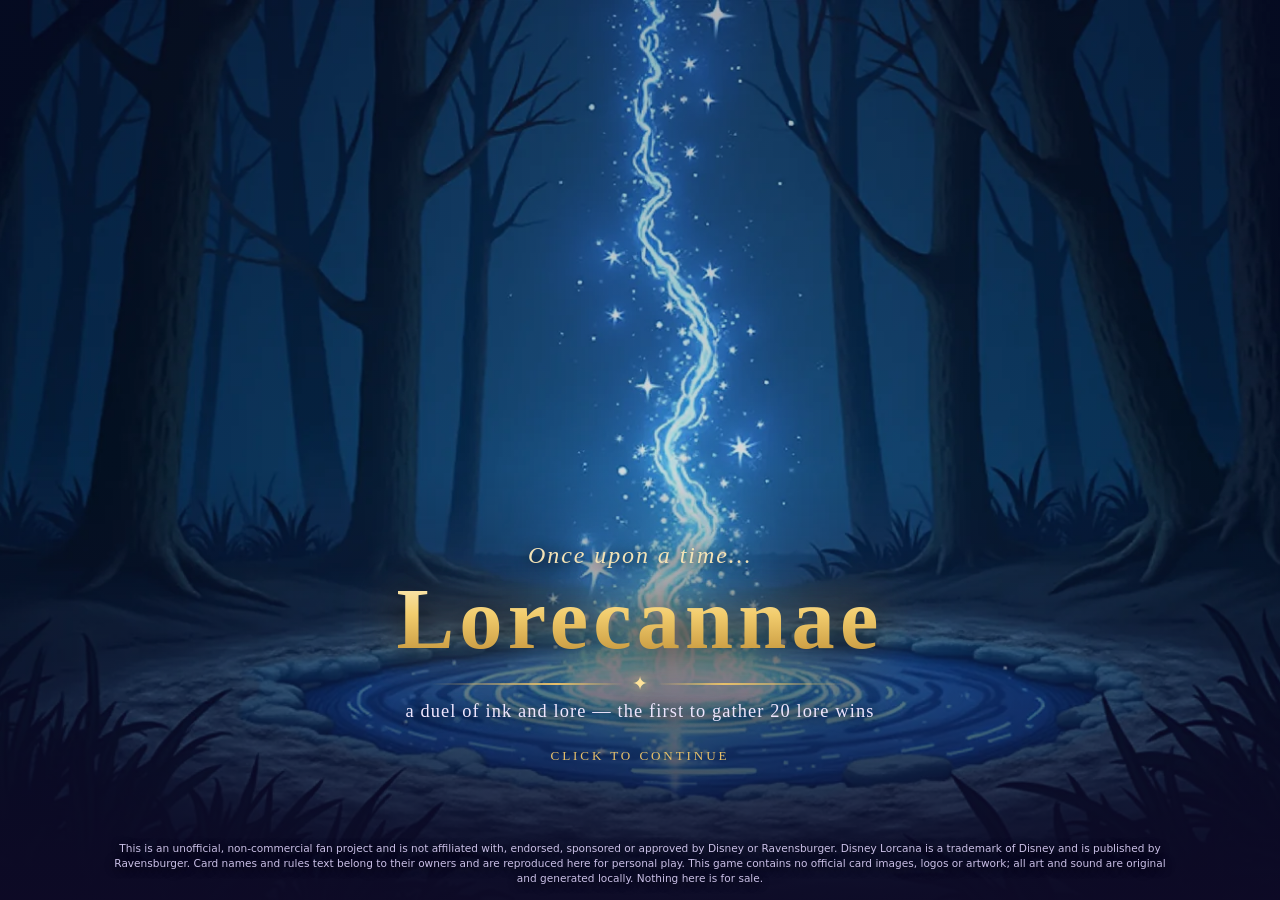
<file: index.html>
<!DOCTYPE html>
<html lang="en">
<head>
<meta charset="utf-8">
<meta name="viewport" content="width=device-width, initial-scale=1, viewport-fit=cover">
<title>Lorecannae</title>
<link rel="icon" href="art/ui/cardback.svg">
<!-- Add to Home Screen opens it full-screen and sideways (PLAN.md D18). -->
<link rel="manifest" href="manifest.webmanifest">
<meta name="mobile-web-app-capable" content="yes">
<meta name="apple-mobile-web-app-capable" content="yes">
<meta name="apple-mobile-web-app-status-bar-style" content="black-translucent">
<meta name="theme-color" content="#0e0a26">
<link rel="stylesheet" href="styles.css?v=6fff5e4ee4">
</head>
<body>
<!-- The board is the whole window. Everything that is not the board is a title screen,
     the log drawer (an overlay on the right edge) or a centred panel. -->
<div id="app">
  <div id="board">
    <!-- Their hand, face down: the near quarter of each card back, upside down. -->
    <div id="enemy-hand-bar"><div id="enemy-hand"></div></div>
    <!-- js/ui/boardart.js draws the table and places each zone on its painted slot
         from one geometry table; the DOM carries no label text of its own. -->
    <div id="mat">
      <div id="enemy-lore" class="mat-zone lore-zone"></div>
      <div id="enemy-play" class="mat-zone play-zone"></div>
      <div id="enemy-items" class="mat-zone play-zone items-zone"></div>
      <div id="enemy-deck" class="mat-zone pile-slot"></div>
      <div id="enemy-discard" class="mat-zone pile-slot"></div>
      <div id="enemy-ink" class="mat-zone ink-slot"></div>
      <div id="my-lore" class="mat-zone lore-zone"></div>
      <div id="my-play" class="mat-zone play-zone"></div>
      <div id="my-items" class="mat-zone play-zone items-zone"></div>
      <div id="my-deck" class="mat-zone pile-slot"></div>
      <div id="my-discard" class="mat-zone pile-slot"></div>
      <div id="my-ink" class="mat-zone ink-slot"></div>
    </div>
    <!-- Drop variants ("how do you pay?") and board-highlight choice controls. -->
    <div id="choice-bar"></div>
    <div id="hand-bar"><div id="hand"></div></div>
    <!-- Phones (js/ui/touch.js): recent plays down the left edge; a scrim under a raised hand. -->
    <div id="history"></div>
    <div id="hand-scrim"></div>
    <!-- Turn actions with no card to hang on: End turn (and why it is disabled). -->
    <div id="turn-bar"></div>
    <div id="rotate-hint">Turn your phone sideways for a bigger table. Tap any card to read it.</div>
  </div>
  <button id="log-handle" type="button">Log</button>
  <div id="side">
    <div id="side-head"><span id="side-title">Log &amp; settings</span><button id="side-close" type="button">&times;</button></div>
    <div id="side-controls">
      <button id="mute-btn" type="button"></button>
      <label class="vol"><span>Volume</span><input id="volume" type="range" min="0" max="100" step="5"></label>
      <button id="anim-btn" type="button"></button>
      <button id="help-btn" type="button">How to play</button>
      <button id="new-game-btn" type="button">New game</button>
      <button id="concede-btn" type="button">Concede</button>
      <button id="report-btn" type="button">Save bug report</button>
    </div>
    <div id="prompt" class="prompt"></div>
    <div id="recent-wrap"><div class="side-title">Recently played</div><div id="recent"></div></div>
    <div class="side-title">Log <span class="side-note">newest first</span></div>
    <div id="log"></div>
  </div>
</div>
<div id="choice-modal"></div>
<div id="action-popover"></div>
<div id="turn-banner" aria-live="polite"></div>
<div id="curtain"></div>
<div id="results"></div>
<div id="help"></div>
<div id="coach"></div>
<div id="title-screen"></div>
<div id="rotate-gate" role="alert"><div class="rotate-box"><div class="rotate-phone"></div><div class="rotate-text">Turn your phone sideways to play.</div></div></div>

<!-- engine -->
<script src="js/ns.js?v=e35a5903a1"></script>
<script src="data/cards.js?v=8549144d95"></script>
<script src="data/decks.js?v=39a4faeb50"></script>
<script src="data/defects.js?v=9c6533da1d"></script>
<script src="js/engine.js?v=13409d709c"></script>
<script src="js/abilities.js?v=81521a5421"></script>
<script src="data/abilities/amber.js?v=af97736bfb"></script>
<script src="data/abilities/amethyst.js?v=d85ec5ebb0"></script>
<script src="data/abilities/emerald.js?v=a9cbb87d5b"></script>
<script src="data/abilities/steel.js?v=208e428c47"></script>
<script src="js/ai.js?v=7e8cf18f3f"></script>
<!-- /engine -->
<!-- Asset manifests (the asset pipeline writes these). Declared even while empty:
     a missing MODULE throws at boot; a missing entry falls back per card / sound. -->
<script src="data/art-manifest.js?v=9026ff3ddc"></script>
<script src="data/audio-manifest.js?v=bfc2704736"></script>
<!-- Dev-only quick start (js/ui/dev-fixture.js), never on the default path. -->
<script>if (/[?&]fixture\b/.test(location.search)) document.write('<script src="js/ui/dev-fixture.js?v=7eedd1127a"><\/script>');</script>
<!-- UI, in dependency order. Everything under js/ui/ is view layer. -->
<script src="js/ui/core.js?v=cd8338a496"></script>
<script src="js/ui/touch.js?v=4b4ebf0298"></script>
<script src="js/ui/cardview.js?v=f1d3e3c42e"></script>
<script src="js/ui/boardart.js?v=a4bcda3d87"></script>
<script src="js/ui/preview.js?v=1e17a0cf2d"></script>
<script src="js/ui/logtext.js?v=e4a9b66909"></script>
<script src="js/ui/logpanel.js?v=ecb890b51b"></script>
<script src="js/ui/targeting.js?v=f5a4a295cc"></script>
<script src="js/ui/sound.js?v=57d768fae0"></script>
<script src="js/ui/anim.js?v=b10861eb83"></script>
<script src="js/ui/hud.js?v=39fdf92d29"></script>
<script src="js/ui/tutorial.js?v=94abc50ae4"></script>
<script src="js/ui/game.js?v=0779748a6e"></script>
<script src="js/ui/deckbuilder.js?v=483500c0b3"></script>
<script src="js/ui/title.js?v=ef077e48db"></script>
<script src="js/ui/main.js?v=7543a711bd"></script>
</body>
</html>
</file>
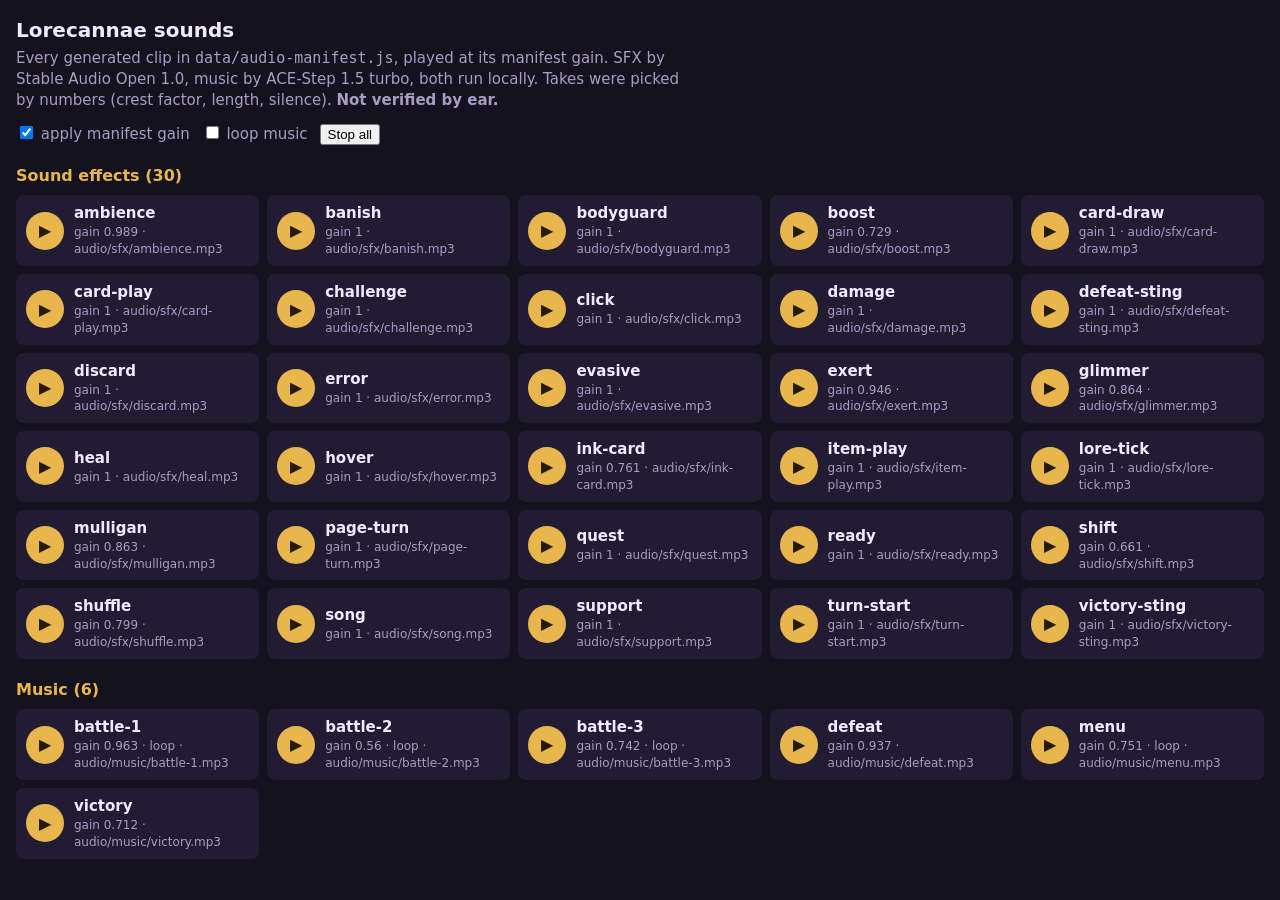
<file: sounds.html>
<!doctype html>
<html lang="en">
<head>
<meta charset="utf-8">
<meta name="viewport" content="width=device-width, initial-scale=1">
<title>Lorecannae sounds</title>
<style>
  :root { --bg: #15121f; --panel: #221c33; --ink: #f1e9ff; --dim: #a99cc4; --accent: #e8b64c; }
  body { margin: 0; padding: 16px; background: var(--bg); color: var(--ink); font: 15px/1.4 system-ui, sans-serif; }
  h1 { font-size: 20px; margin: 0 0 4px; } h2 { font-size: 16px; margin: 20px 0 8px; color: var(--accent); }
  p.note { color: var(--dim); margin: 0 0 12px; max-width: 70ch; }
  .grid { display: grid; grid-template-columns: repeat(auto-fill, minmax(230px, 1fr)); gap: 8px; }
  .clip { background: var(--panel); border-radius: 8px; padding: 8px 10px; display: flex; align-items: center; gap: 10px; }
  .clip button { width: 38px; height: 38px; border-radius: 50%; border: 0; background: var(--accent); color: #241a05; font-size: 16px; cursor: pointer; flex: none; }
  .clip .id { font-weight: 600; } .clip .meta { color: var(--dim); font-size: 12px; }
  .bar { display: flex; gap: 12px; align-items: center; flex-wrap: wrap; margin-bottom: 8px; }
  label { color: var(--dim); }
</style>
</head>
<body>
<h1>Lorecannae sounds</h1>
<p class="note">Every generated clip in <code>data/audio-manifest.js</code>, played at its manifest gain. SFX by Stable Audio Open 1.0, music by ACE-Step 1.5 turbo, both run locally. Takes were picked by numbers (crest factor, length, silence). <strong>Not verified by ear.</strong></p>
<div class="bar"><label><input type="checkbox" id="useGain" checked> apply manifest gain</label><label><input type="checkbox" id="loop"> loop music</label><button id="stop">Stop all</button></div>
<div id="out"></div>
<script src="data/audio-manifest.js"></script>
<script>
(function () {
  if (!globalThis.LC || !LC.AUDIO) throw new Error('data/audio-manifest.js did not define LC.AUDIO');
  const out = document.getElementById('out');
  let playing = null;
  function stop() { if (playing) { playing.a.pause(); playing.btn.textContent = '▶'; playing = null; } }
  document.getElementById('stop').onclick = stop;
  for (const kind of ['sfx', 'music']) {
    const ids = Object.keys(LC.AUDIO[kind]);
    const h = document.createElement('h2'); h.textContent = kind === 'sfx' ? 'Sound effects (' + ids.length + ')' : 'Music (' + ids.length + ')'; out.appendChild(h);
    const grid = document.createElement('div'); grid.className = 'grid'; out.appendChild(grid);
    for (const id of ids) {
      const e = LC.AUDIO[kind][id];
      const row = document.createElement('div'); row.className = 'clip';
      const btn = document.createElement('button'); btn.textContent = '▶'; btn.setAttribute('aria-label', 'Play ' + id);
      const txt = document.createElement('div');
      txt.innerHTML = '<div class="id"></div><div class="meta"></div>';
      txt.firstChild.textContent = id; txt.lastChild.textContent = 'gain ' + e.gain + (e.loop ? ' · loop' : '') + ' · ' + e.src;
      const a = new Audio(e.src); a.preload = 'none';
      a.addEventListener('loadedmetadata', () => { txt.lastChild.textContent = a.duration.toFixed(1) + ' s · gain ' + e.gain + (e.loop ? ' · loop' : ''); });
      a.addEventListener('ended', () => { if (playing && playing.a === a) stop(); });
      btn.onclick = () => {
        if (playing && playing.a === a) return stop();
        stop();
        a.volume = document.getElementById('useGain').checked ? Math.min(1, e.gain) : 1;
        a.loop = kind === 'music' && document.getElementById('loop').checked;
        a.currentTime = 0; a.play(); btn.textContent = '■'; playing = { a, btn };
      };
      row.appendChild(btn); row.appendChild(txt); grid.appendChild(row);
    }
  }
})();
</script>
</body>
</html>
</file>
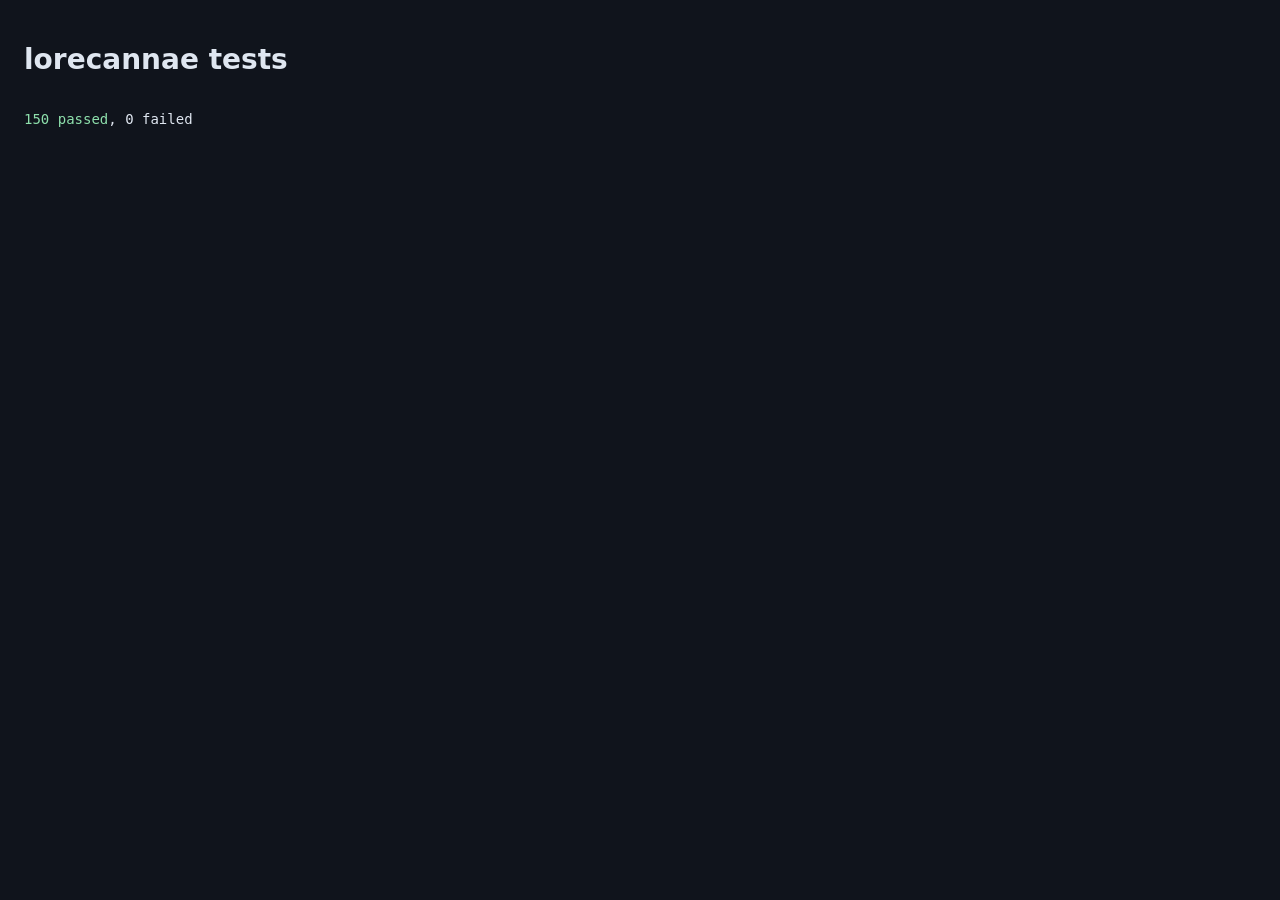
<file: tests.html>
<!doctype html>
<html lang="en">
<head><meta charset="utf-8"><title>lorecannae tests</title>
<style>body{font:14px system-ui;background:#10141c;color:#dfe6f0;padding:16px}.f{color:#ff8a80}.p{color:#8ee0ac}</style></head>
<body>
<h1>lorecannae tests</h1><pre id="out">running…</pre>
<!-- engine -->
<script src="js/ns.js"></script>
<script src="data/cards.js"></script>
<script src="data/decks.js"></script>
<script src="data/defects.js"></script>
<script src="js/engine.js"></script>
<script src="js/abilities.js"></script>
<script src="data/abilities/amber.js"></script>
<script src="data/abilities/amethyst.js"></script>
<script src="data/abilities/emerald.js"></script>
<script src="data/abilities/steel.js"></script>
<script src="js/ai.js"></script>
<!-- /engine -->
<script src="tests/harness.js"></script>
<script src="tests/01-rules.js"></script>
<script src="tests/02-review-regressions.js"></script>
<script src="tests/cards-amber.js"></script>
<script src="tests/cards-amethyst.js"></script>
<script src="tests/cards-emerald.js"></script>
<script src="tests/cards-steel.js"></script>
<script src="tests/99-content.js"></script>
<script>
  (function () {
    const r = LC.T.runAll(new URLSearchParams(location.search).get('filter'));
    document.getElementById('out').innerHTML = r.fails.map((f) => '<span class="f">' + f + '</span>').join('\n') +
      '\n<span class="p">' + r.pass + ' passed</span>, ' + r.fail + ' failed';
  })();
</script>
</body>
</html>
</file>
<file: styles.css>
/* styles.css — lorecannae's interface. The STRUCTURE follows Starbound Legions
   (kb/PRESENTATION-REFERENCE.md: the board is the whole window, art is the card, one
   renderer at three sizes, tap inspects / drag commits). The LOOK is an enchanted
   storybook at night: midnight indigo and plum skies with soft stars, warm gilded gold
   filigree, parchment for panels and text boxes, jewel-tone ink accents. No neon, no
   circuit traces, no hardware brackets. Your side reads warm gold, the opponent's cool
   silver-violet. Every non-obvious rule says WHY. */

* { box-sizing: border-box; }
html, body { margin: 0; height: 100%; overflow: hidden; }
/* No scrollbars anywhere: the layout solves its own fit (the hand overlaps, the mat
   scales, panels clip). Wheel/touch scrolling still works where a panel overflows; only
   the chrome is suppressed. Content that would be stranded must be made to fit. */
* { scrollbar-width: none; -ms-overflow-style: none; }
*::-webkit-scrollbar { width: 0; height: 0; display: none; }

:root {
  /* Type. A storybook display serif for titles, banners and card names; a friendly face
     for everything else. Named OFL faces first (used when present on the machine; not
     shipped yet — see the hand-off note), then faces every desktop already has. */
  --font-display: 'Cinzel Decorative', 'IM Fell English SC', 'Palatino Linotype', 'Book Antiqua', Palatino, Georgia, serif;
  --font-title: 'Cinzel', 'Palatino Linotype', 'Book Antiqua', Palatino, Georgia, serif;
  --font-ui: 'Nunito', 'Quicksand', 'Segoe UI', 'Trebuchet MS', system-ui, sans-serif;
  /* The hand is sized against the WINDOW HEIGHT: two hands share the height, and a fixed
     rem hand on a short window eats the board's height and pushes the row off-screen. */
  --card-hand-w: clamp(4.4rem, 12vh, 8.2rem);
  --card-hand-h: calc(var(--card-hand-w) * 1.4);
  --card-preview-w: 19rem;
  /* the palette */
  --night-1: #0e0a26; --night-2: #1b1446; --plum: #2c1a4e;
  --gold: #e7c06a; --gold-hi: #fff0c0; --gold-deep: #a8792a; --gold-ink: #7a5208;
  --silver: #c3bdf0;
  --parch-1: #fbf4e0; --parch-2: #efdfb8; --parch-ink: #33230f; --parch-muted: #7a6446;
  /* defaults for text on the night sky; parchment panels redefine these */
  --line: #3b3270;
  --muted: #b4acd6;
  --accent: #ffd36b;
  --danger: #e5484d;
  --role-actable: #ffe27a;
  --role-selected: #6aa8ff;
  --role-target: #ff6bcb;
  --role-picked: #45c98b;
}

body {
  font-family: var(--font-ui);
  color: #ece6ff;
  /* The night sky behind everything: plum and indigo washes over a scatter of stars
     (cheap: a handful of radial gradients, no images). */
  background:
    radial-gradient(1.5px 1.5px at 12% 18%, rgba(255,244,210,.8), transparent 60%),
    radial-gradient(1px 1px at 28% 72%, rgba(255,255,255,.7), transparent 60%),
    radial-gradient(1.5px 1.5px at 46% 34%, rgba(255,236,190,.7), transparent 60%),
    radial-gradient(1px 1px at 63% 82%, rgba(230,220,255,.7), transparent 60%),
    radial-gradient(2px 2px at 78% 22%, rgba(255,240,200,.8), transparent 60%),
    radial-gradient(1px 1px at 88% 58%, rgba(255,255,255,.6), transparent 60%),
    radial-gradient(1.5px 1.5px at 6% 88%, rgba(255,240,210,.6), transparent 60%),
    radial-gradient(ellipse at 20% 10%, rgba(122,79,184,.35), transparent 55%),
    radial-gradient(ellipse at 85% 90%, rgba(58,127,176,.22), transparent 55%),
    linear-gradient(180deg, #120c30 0%, #1b1446 55%, #0e0a26 100%);
}
/* Drifting sparkle motes over the whole page: a slow parallax of two star layers. Purely
   decorative, never takes a click, off under reduced motion. */
body::before {
  content: ''; position: fixed; inset: -50% -10%; z-index: 0; pointer-events: none;
  background:
    radial-gradient(2px 2px at 10% 20%, rgba(255,233,168,.55), transparent 60%),
    radial-gradient(1.5px 1.5px at 30% 60%, rgba(255,255,255,.45), transparent 60%),
    radial-gradient(2px 2px at 55% 15%, rgba(255,233,168,.5), transparent 60%),
    radial-gradient(1.5px 1.5px at 75% 45%, rgba(220,210,255,.45), transparent 60%),
    radial-gradient(2px 2px at 90% 80%, rgba(255,233,168,.45), transparent 60%);
  background-size: 420px 420px;
  animation: motes-drift 90s linear infinite;
  opacity: .7;
}
@keyframes motes-drift { from { transform: translateY(0); } to { transform: translateY(-420px); } }
img { -webkit-user-drag: none; user-select: none; }

/* ---- buttons: parchment by default, gilded for the actions that move the story ---- */
button, select, input { font-family: inherit; }
button, select {
  background: linear-gradient(180deg, var(--parch-1), var(--parch-2));
  color: var(--parch-ink); border: 1px solid #b8913e; border-radius: 8px;
  padding: 6px 13px; font-size: 14px; font-weight: 600; cursor: pointer;
  box-shadow: inset 0 1px 0 rgba(255,255,255,.7), 0 1px 3px rgba(0,0,0,.35);
}
button:hover { background: linear-gradient(180deg, #fffaf0, #f4e6c4); border-color: #d6a94a; }
button:disabled { opacity: .5; cursor: default; filter: saturate(.5); }
.action-btn {
  background: linear-gradient(180deg, #ffeeb5 0%, #ecc65e 48%, #c4932f 100%);
  color: #2a1a06; border: 1px solid #8a6420;
  text-shadow: 0 1px 0 rgba(255,255,255,.45);
  box-shadow: inset 0 1px 0 rgba(255,255,255,.75), inset 0 -2px 0 rgba(120,80,20,.35), 0 2px 7px rgba(0,0,0,.4);
}
.action-btn:hover { background: linear-gradient(180deg, #fff5cf 0%, #f6d36f 48%, #d4a23a 100%); border-color: #a87a2a; }
.action-btn.is-secondary { background: linear-gradient(180deg, var(--parch-1), var(--parch-2)); }

#boot-error {
  position: fixed; inset: 20px; z-index: 200; padding: 2rem; border-radius: 12px;
  background: #3a1016; color: #ffd4d6; font-size: 1.1rem; border: 2px solid #e5484d;
}

/* ---- parchment panels ----
   Every panel the game talks to you through is a page of the storybook: cream paper, a
   gilded double rule, dark ink. Variables are redefined in scope so text inside reads
   dark on paper without touching each rule; cards inside reset them (see .card). */
#side, .title-picker, .choice-modal-content, .pop-box, .results-box, .help-box, .browse-body,
#choice-bar, .deck-peek, .preview-side, #coach, #toast, #tooltip {
  --line: #cfb27a; --muted: var(--parch-muted); --accent: var(--gold-ink);
  color: var(--parch-ink);
  background:
    radial-gradient(ellipse at 20% 0%, rgba(255,255,255,.55), transparent 60%),
    radial-gradient(ellipse at 100% 100%, rgba(196,160,96,.18), transparent 55%),
    linear-gradient(180deg, var(--parch-1), var(--parch-2));
  border: 2px solid #b8913e;
  box-shadow: inset 0 0 0 4px rgba(251,244,224,.9), inset 0 0 0 5px rgba(184,145,62,.55), 0 18px 60px rgba(4,2,16,.7);
}

/* ================= the board column ================= */
#app { height: 100%; position: relative; z-index: 1; }
/* dvh, not vh: mobile browser chrome makes vh taller than the visible window.
   justify-content: center splits any height the width-limited mat can't use (a portrait
   phone) evenly above and below, instead of stranding it under the turn bar. */
#board {
  height: 100dvh; display: flex; flex-direction: column; justify-content: center;
  padding: 2px 10px 4px; min-width: 0; container-type: size; overflow: hidden;
}
#board > * { flex-shrink: 0; }
/* The mat is THE yielding row: it takes whatever height the hands and turn bar leave,
   and its width follows from that height through the aspect ratio (align-self: center
   lets the flexed height transfer across aspect-ratio). max-height keeps the
   width-limited case honest on tall windows. A fixed share left black bands. */
#mat {
  position: relative;
  flex: 1 1 0; min-height: 0; align-self: center;
  width: auto; max-height: calc(100cqw * 1280 / 2048); max-width: 100%;
  aspect-ratio: 2048 / 1280;
  margin: 0 auto;
  container-type: size;
  /* 164 of 2048 board units: one board card, as a share of the mat. */
  --card-board-w: 8cqw;
  --card-board-h: 11.2cqw;
  isolation: isolate;              /* contain the 10..200 stacking of cards on the mat */
  filter: drop-shadow(0 10px 30px rgba(0,0,0,.55));
}
.mat-zone {
  position: absolute;
  display: flex; align-items: center; justify-content: center;
  font-size: 1.5cqw; line-height: 1.25; text-align: center;
  color: #ece6ff; text-shadow: 0 1px 3px #000;
}
/* Zone rectangles are NOT written here: js/ui/boardart.js owns one geometry table and
   places every zone from it, so an outline and its hitbox are the same numbers. */

/* ---- the drawn board ---- */
#board-svg {
  position: absolute; inset: 0; width: 100%; height: 100%;
  z-index: 0; pointer-events: none;        /* decoration never eats a card gesture */
  /* Side colour = ownership: warm gold for you, cool silver-violet for the opponent. */
  --bz-mine: #e7c06a;
  --bz-theirs: #c3bdf0;
}
.bz-table { fill: url(#bz-cover); }
.bz-rule { fill: none; stroke: url(#bz-gold); stroke-width: 3; }
.bz-rule-inner { fill: none; stroke: #e7c06a; stroke-width: 2; opacity: .55; }
.bz-panel { fill: url(#bz-sky); }
#board-art { opacity: .2; }                 /* a place behind the cards, not a picture */
.bz-zone-art { opacity: .3; }
.bz-stars-fill { fill: url(#bz-stars); }
.bz-star { fill: #fff6dc; }
.bz-twinkle { fill: #ffe39a; opacity: .55; }
.bz-fill { fill: url(#bz-zone); }
.bz-line { fill: none; stroke-width: 2.5; opacity: .9; filter: url(#bz-glow-soft); }
.bz-inner { fill: none; stroke-width: 1; opacity: .3; }
.bz-filigree { fill: none; stroke: url(#bz-gold); stroke-width: 2.6; stroke-linecap: round; stroke-linejoin: round; }
.bz-cover-filigree { stroke-width: 3.6; }
.bz-row-mine .bz-line, .bz-row-mine .bz-inner { stroke: var(--bz-mine); }
.bz-row-theirs .bz-line, .bz-row-theirs .bz-inner { stroke: var(--bz-theirs); }
.bz-row-theirs .bz-filigree { stroke: var(--bz-theirs); opacity: .85; }
.bz-swirl path { fill: none; stroke: #e7c06a; stroke-width: 2.4; stroke-linecap: round; opacity: .55; }
.bz-swirl .bz-swirl-star { fill: #ffe39a; stroke: none; opacity: .8; }
.bz-row-theirs .bz-swirl path { stroke: var(--bz-theirs); }
.bz-row-theirs .bz-swirl .bz-swirl-star { fill: #e3dcff; }
/* The inkwell as a pool: three slow ink swirls turning in the well. */
.bz-inkswirl path { fill: none; stroke: rgba(176,150,255,.28); stroke-width: 3; stroke-linecap: round; }
.bz-inkswirl { transform-box: fill-box; transform-origin: center; animation: ink-swirl 38s linear infinite; }
.bz-inkswirl:nth-of-type(2n) { animation-duration: 52s; animation-direction: reverse; }
@keyframes ink-swirl { to { transform: rotate(360deg); } }
.bz-seam-curl { fill: none; stroke: #e7c06a; stroke-width: 2; opacity: .7; }
.bz-seam-star { fill: #fff1c0; }
.bz-label { fill: #e7c06a; font-family: var(--font-display); font-weight: 700; }
.bz-watermark { letter-spacing: 6px; opacity: .17; }
.bz-row-theirs .bz-label { fill: var(--bz-theirs); }
.bz-caption { font-size: 21px; letter-spacing: 3px; opacity: .65; }
.bz-lore-trail { fill: none; stroke: #e7c06a; stroke-width: 3; stroke-dasharray: 1 11; stroke-linecap: round; opacity: .6; }
.bz-lore-num { fill: #d9c48e; font-size: 20px; font-weight: 700; font-family: var(--font-display); opacity: .8; }

/* ---- the lore trail (DOM stars over the drawn path) ---- */
.lore-zone { display: block; border-radius: 1cqw; }
.lore-count {
  position: absolute; left: 0; right: 0; height: 21.5%;
  display: flex; flex-direction: column; align-items: center; justify-content: center;
  pointer-events: none; z-index: 2;
}
#my-lore .lore-count { bottom: 0; }
#enemy-lore .lore-count { top: 0; }
.lore-num {
  font-family: var(--font-display); font-size: 4cqw; font-weight: 700; line-height: 1; color: #fff8e4;
  font-variant-numeric: tabular-nums;
  text-shadow: 0 2px 6px #000, 0 0 18px rgba(0,0,0,.8);
}
.lore-num.is-warm { color: var(--accent); text-shadow: 0 2px 6px #000, 0 0 22px rgba(255,200,80,.7); }
.lore-num.is-won { color: #fff4c2; }
.lore-label { font-size: .8cqw; letter-spacing: .18em; text-transform: uppercase; color: #d9c48e; font-weight: 800; }
.lore-label.is-turn { color: #2a1a06; background: linear-gradient(180deg, #fff0c0, #e7c06a); border-radius: 999px; padding: .05em .5em; white-space: nowrap; }
/* The active player's glowing star, rising behind their lore number. */
.lore-active-star {
  position: absolute; left: 50%; width: 5.4cqw; height: 5.4cqw; z-index: 1; pointer-events: none;
  transform: translate(-50%, -50%); color: #ffe39a;
  filter: drop-shadow(0 0 .8cqw rgba(255,214,120,.95));
  animation: active-star 1.9s ease-in-out infinite;
}
#my-lore .lore-active-star { top: 89.25%; }
#enemy-lore .lore-active-star { top: 10.75%; }
.lore-active-star .ico { width: 100%; height: 100%; opacity: .55; }
@keyframes active-star {
  0%, 100% { transform: translate(-50%, -50%) scale(.9) rotate(0deg); opacity: .7; }
  50%      { transform: translate(-50%, -50%) scale(1.12) rotate(12deg); opacity: 1; }
}
.lore-zone.is-active { box-shadow: 0 0 0 2px rgba(255,214,120,.6), 0 0 22px rgba(255,214,120,.35); }
.lore-star {
  position: absolute; width: 1.9cqw; height: 1.9cqw; transform: translate(-50%, -50%);
  color: #4c4380; pointer-events: none; z-index: 1;
  transition: color .3s, transform .3s, filter .3s;
}
#enemy-lore .lore-star { color: #514a7c; }
.lore-star .ico { width: 100%; height: 100%; }
.lore-star.is-lit { color: #ffd36b; filter: drop-shadow(0 0 .35cqw rgba(255,210,110,.9)); }
.lore-star.is-current { transform: translate(-50%, -50%) scale(1.5); filter: drop-shadow(0 0 .8cqw rgba(255,226,140,1)); color: #fff0b8; }
/* 16-19: lit stars twinkle — the race is nearly run. */
.lore-star.is-near.is-lit { animation: star-twinkle 1.4s ease-in-out infinite; }
@keyframes star-twinkle {
  0%, 100% { filter: drop-shadow(0 0 .3cqw rgba(255,210,110,.8)) brightness(1); }
  50%      { filter: drop-shadow(0 0 .9cqw rgba(255,240,190,1)) brightness(1.35); }
}
.lore-star.is-goal { width: 3cqw; height: 3cqw; color: #7a6aa8; }
.lore-star.is-goal.is-lit { color: #fff6d0; filter: drop-shadow(0 0 1.2cqw rgba(255,226,140,1)); }

/* ---- piles ---- */
/* Single-card slots size the card by HEIGHT: they are wider than 5:7. */
.pile-slot .card, .ink-slot .res-fan > .card { height: 100%; width: auto; aspect-ratio: 5 / 7; }
.pile-slot { padding: .55cqw 0; }
.pile-stack { position: relative; height: 100%; aspect-ratio: 5 / 7; }
.pile-stack > .card { position: absolute; inset: 0; width: 100%; height: 100%; }
.pile-layer { position: absolute; inset: 0; border-radius: .7cqw; border: 1.5px solid #a8873f; background: #1e1550; }
.zone-badge {
  position: absolute; left: 50%; bottom: 3%; transform: translateX(-50%);
  z-index: 40; padding: .08em .6em; border-radius: 999px;
  background: linear-gradient(180deg, var(--parch-1), var(--parch-2)); border: 1px solid #b8913e;
  font-size: 1.25cqw; font-weight: 800; color: var(--parch-ink); white-space: nowrap; text-shadow: none;
  font-variant-numeric: tabular-nums; pointer-events: none;
  display: inline-flex; align-items: center; gap: .2em;
  box-shadow: 0 2px 6px rgba(0,0,0,.45);
}
.zone-badge-alt { bottom: auto; top: 3%; font-size: .92cqw; color: var(--gold-ink); }
.zone-badge-alt.is-used { color: var(--parch-muted); }
.pile-slot.is-low .zone-badge { color: #a02a1c; border-color: #a04a3a; }
.ink-badge .ico { width: 1.1em; height: 1.1em; color: #6a4fc0; }

/* ---- the inkwell fan ----
   Face-down backs in a self-adjusting overlap: min() takes the ordinary gap while the
   cards fit and goes negative once they don't, so 1 ink and 20 ink both sit inside the
   painted box with no JS measuring. JS supplies only --n. Numbers from the geometry:
   card 8cqw wide (90% of a 12.4cqw slot), row 1332 of 2048 units less padding. */
.ink-slot { justify-content: flex-start; padding: 0 .8cqw; }
.res-fan { --gap: .5cqw; --card-w: 8cqw; --row-w: 63.4cqw; display: flex; height: 90%; align-items: center; }
.res-fan > .card + .card { margin-left: min(var(--gap), (var(--row-w) - var(--card-w) * var(--n)) / (var(--n) - 1)); }
/* Spent ink = a small tilt and a dim, not 90 degrees: twenty overlapping cards can't
   afford the width, and ink is read as a count, not as cards (PLAN.md D11). */
.res-fan > .card.is-spent { transform: rotate(7deg); filter: brightness(.58) saturate(.7); }

/* ---- the play lanes ----
   One line per side, never wrapping: a second line would leave the painted box. Each
   character sits in a SLOT whose width animates from card width to card height when it
   exerts, and the card turns 90 degrees inside it (PLAN.md D11) — a transform does not
   change layout, so without the slot a rotated card would sit on its neighbours. The
   overlap math is fed the slot widths: --ex counts the exerted (wider) slots. */
.play-zone { padding: 0 .8cqw; }
.play-row {
  --gap: .7cqw; --cw: var(--card-board-w); --ch: var(--card-board-h);
  display: flex; flex-wrap: nowrap; align-items: center; justify-content: center;
  width: 100%; height: 100%;
}
.char-slot {
  position: relative; flex: none; width: var(--cw); height: var(--ch);
  display: grid; place-items: center;
  transition: width .18s ease-out;
  z-index: var(--z, 10);
}
.char-slot.is-exerted { width: var(--ch); }
.play-row > .char-slot + .char-slot {
  margin-left: min(var(--gap), (100% - var(--cw) * var(--n) - (var(--ch) - var(--cw)) * var(--ex)) / (var(--n) - 1));
}
.char-slot > .card { grid-area: 1 / 1; width: var(--cw); height: var(--ch); }
.char-slot.is-exerted > .card { transform: rotate(90deg); }
.char-slot.is-exerted > .card:hover { transform: rotate(90deg) translateX(-3px); }
.char-slot:hover, .char-slot:focus-within { z-index: 200; }
/* A Shift (or Boost) stack: gilded backing pages peek out behind the top card. */
.stack-layer {
  grid-area: 1 / 1; width: var(--cw); height: var(--ch); border-radius: .7cqw;
  background: #2a1f63; border: 1.5px solid #c9a24e;
  transform: translate(calc(var(--k) * -.45cqw), calc(var(--k) * -.45cqw));
}
.char-slot.is-exerted > .stack-layer { transform: rotate(90deg) translate(calc(var(--k) * -.45cqw), calc(var(--k) * .45cqw)); }
.play-zone.is-empty { pointer-events: auto; }

/* ================= the card ================= */
/* A thin antique-gold gilded edge with rounded corners. Deliberately MUTED gold: the
   border is also where interaction rings live, and the actable ring is a bright pale
   gold with a glow — a saturated gold edge would read as "playable" on every card. */
.card {
  --muted: #c9bfe6; --accent: #ffd36b;
  position: relative; display: flex; flex-direction: column; justify-content: flex-end;
  border-radius: .7em; overflow: hidden; border: 2px solid #a8873f;
  background: #120c30; color: #fbf6ff;
  box-shadow: inset 0 0 0 1px rgba(255,236,180,.22);
  transition: transform .12s, box-shadow .12s, border-color .12s, opacity .12s;
  /* A hold is the touch stand-in for hover: iOS must not answer it with a callout. */
  -webkit-touch-callout: none; -webkit-user-select: none; user-select: none;
}
/* em typography cascades from font-size, so each size sets its own base, proportional
   to its width (otherwise every card renders text at body size). */
.card-board   { width: var(--card-board-w); aspect-ratio: 5 / 7; font-size: calc(var(--card-board-w) / 5.6); }
.card-hand    { width: var(--card-hand-w); aspect-ratio: 5 / 7; font-size: calc(var(--card-hand-w) / 5.6); }
.card-preview { width: var(--card-preview-w); min-height: 26.6rem; font-size: 16px; border-width: 3px; } /* NO aspect-ratio: text must grow */
.card:hover { transform: translateY(-3px); box-shadow: 0 8px 22px rgba(0,0,0,.55), 0 0 0 1px rgba(255,236,180,.4); }
.card-missing { display: grid; place-items: center; }

.card-art { position: absolute; inset: 0; z-index: 0; }
.card-art .art { width: 100%; height: 100%; display: block; }
/* Bias the crop up: generated art crowds faces toward the top, and the plate covers the
   bottom third. The art is bright and saturated, so the scrim is a deep indigo, not black. */
.card-art .art-painted { object-fit: cover; object-position: 50% 22%; }
.card-art::after {
  content: ''; position: absolute; inset: 0; z-index: 1; pointer-events: none;
  background:
    linear-gradient(to top, rgba(16,10,40,.95) 0%, rgba(16,10,40,.86) 14%, rgba(16,10,40,.52) 30%, rgba(16,10,40,0) 48%),
    linear-gradient(to bottom, rgba(16,10,40,.72) 0%, rgba(16,10,40,.36) 9%, rgba(16,10,40,0) 18%);
}
/* At preview size the text sits on a parchment plate instead, so the art only needs a
   light vignette at the top for the corners. */
.card-preview .card-art::after {
  background: linear-gradient(to bottom, rgba(16,10,40,.55) 0%, rgba(16,10,40,.2) 7%, rgba(16,10,40,0) 15%),
    linear-gradient(to top, rgba(16,10,40,.55) 0%, rgba(16,10,40,0) 40%);
}

.card-corners {
  position: absolute; top: 0; left: 0; right: 0; z-index: 3;
  display: flex; justify-content: space-between; align-items: flex-start;
  padding: .2em .25em; pointer-events: none;
}
.card-corners [data-tip] { pointer-events: auto; }
/* The ink cost: a round jewel in the card's ink colour, gilded rim; the twinkling dotted
   ring around it means "inkable". (Round on purpose: not the printed hexagon.) */
.cost-gem { position: relative; display: inline-grid; place-items: center; width: 1.75em; height: 1.75em; flex: none; }
.cost-gem svg { position: absolute; inset: 0; width: 100%; height: 100%; overflow: visible; filter: drop-shadow(0 1px 2px rgba(0,0,0,.7)); }
.cost-gem .gem-rim { fill: none; stroke: #e7c06a; stroke-width: 3; }
.cost-gem .gem-ring { fill: none; stroke: #ffe39a; stroke-width: 2.2; stroke-dasharray: 1.5 4.2; stroke-linecap: round; opacity: .9; }
.cost-num {
  position: relative; font-family: var(--font-title); font-weight: 800; font-size: .92em; color: #fff;
  text-shadow: 0 1px 2px rgba(0,0,0,.95), 0 0 4px rgba(0,0,0,.9);
  font-variant-numeric: tabular-nums;
}
.cost-gem.is-cheaper .cost-num { color: #a6f0c0; }
.cost-gem.is-dearer .cost-num { color: #ffb4a2; }
.ink-dots { display: flex; gap: .2em; padding-top: .15em; }
.ink-dot {
  width: .62em; height: .62em; border-radius: 50%; display: inline-block; flex: none;
  box-shadow: 0 0 0 1.5px #e7c06a, 0 0 4px rgba(0,0,0,.9);
}
.card-preview .cost-gem { width: 2.3em; height: 2.3em; }
.card-preview .ink-dot { width: .85em; height: .85em; }

/* the text plate: shadow only on small cards (the scrim does the darkening) */
.card-plate {
  position: relative; z-index: 2; margin-top: auto;
  padding: .3em .38em .32em;
  text-shadow: 0 1px 2px rgba(0,0,0,.95), 0 0 4px rgba(0,0,0,.9), 0 0 10px rgba(0,0,0,.8), 0 0 18px rgba(0,0,0,.6);
}
.card-name { font-family: var(--font-title); font-size: .74em; font-weight: 700; line-height: 1.12; letter-spacing: .01em; }
/* The version is part of the identity: never dropped, wraps instead. */
.card-version { font-size: .6em; font-style: italic; color: #e9e0ff; line-height: 1.15; }
.card-type { display: flex; gap: .35em; align-items: baseline; flex-wrap: wrap; margin-top: .08em; }
.type-tag { font-size: .5em; letter-spacing: .1em; text-transform: uppercase; color: var(--muted); }
.type-tag.is-song { color: #ffd9a0; }
.traits { font-size: .52em; color: var(--muted); }
.card-kw { font-size: .56em; font-weight: 800; letter-spacing: .02em; color: #b9d2ff; }
.card-stats {
  font-size: .78em; font-weight: 800; display: flex; align-items: center; gap: .45em;
  border-top: 1px solid rgba(231,192,106,.35); padding-top: .12em; margin-top: .12em;
  font-variant-numeric: tabular-nums;
}
.stat { display: inline-flex; align-items: center; gap: .12em; }
.stat .ico { width: .95em; height: .95em; filter: drop-shadow(0 0 1px rgba(0,0,0,.8)); }
.stat.str { color: #ffb39e; }
.stat.str.is-up { color: #ffe0d6; text-decoration: underline; }
.stat.str.is-down { color: #c98a7a; }
.stat.wp { color: #9be8b8; }
.stat.wp.damaged { color: #ffd27a; }
.stat-gap { flex: 1; }
.stat.lore { color: var(--accent); gap: 0; }
.stat.lore .ico { width: .9em; height: .9em; margin-left: -.05em; filter: drop-shadow(0 0 2px rgba(255,200,90,.7)); }
.lore-zero { color: var(--muted); }

/* Preview size: the words sit on a soft parchment plate inside the gilded edge, the way
   a storybook page carries its text under the picture. */
.card-preview .card-plate {
  margin: 0 .55rem .55rem; padding: .6rem .75rem .65rem;
  /* Owner: "alpha the text box more" — the art should read through the plate. A light
     backdrop blur plus a cream halo on the text keep dark rules text legible over busy art. */
  color: var(--parch-ink);
  text-shadow: 0 0 2px rgba(251,244,224,.95), 0 0 6px rgba(251,244,224,.7);
  background: linear-gradient(180deg, rgba(251,244,224,.55), rgba(239,223,184,.7));
  -webkit-backdrop-filter: blur(1.5px); backdrop-filter: blur(1.5px);
  border: 1px solid #c9a24e; border-radius: .7rem;
  box-shadow: inset 0 0 0 3px rgba(251,244,224,.6), inset 0 0 0 4px rgba(184,145,62,.4), 0 6px 18px rgba(10,6,30,.55);
}
.card-preview .card-name { font-size: 1.12rem; color: #2a1a06; }
.card-preview .card-version { font-size: .9rem; color: #6b4a1e; }
.card-preview .type-tag, .card-preview .traits { font-size: .7rem; color: var(--parch-muted); }
.card-preview .type-tag.is-song { color: #9a5a12; }
.card-preview .card-kw { font-size: .78rem; color: #2c4f9e; }
.card-preview .card-stats { font-size: 1.05rem; border-top-color: rgba(168,121,42,.35); }
.card-preview .stat.str { color: #b3412b; }
.card-preview .stat.str.is-up { color: #d0402a; }
.card-preview .stat.wp { color: #2e7d4f; }
.card-preview .stat.wp.damaged { color: #b8780f; }
.card-preview .stat.lore { color: #c08a12; }
.card-preview .lore-zero { color: var(--parch-muted); }
.card-detail {
  font-size: .82rem; color: #2e2114; line-height: 1.4;
  border-top: 1px solid rgba(168,121,42,.3); padding-top: .35rem; margin-top: .35rem;
}
.card-detail .ability { margin-bottom: .35rem; }
.card-detail .trigger {
  color: #6b4508; background: rgba(214,166,62,.22); font-size: .84em;
  font-weight: 800; padding: .03rem .32rem; border-radius: 4px; margin-right: .25rem; letter-spacing: .03em;
  font-family: var(--font-title);
}
.kw-name {
  color: #2c4f9e; background: rgba(44,79,158,.11); font-weight: 800;
  padding: .03rem .32rem; border-radius: 4px; margin-right: .2rem; white-space: nowrap;
}
.reminder { color: #6b5a44; font-style: italic; }
.card-flavor { font-size: .76rem; font-style: italic; color: #6b5a44; margin-top: .35rem; line-height: 1.38; white-space: pre-line; font-family: var(--font-title); }
.ico-wrap { display: inline-flex; vertical-align: -.12em; }
.ico { width: 1em; height: 1em; display: inline-block; }
.card-detail .ico-s { color: #b3412b; } .card-detail .ico-w { color: #2e7d4f; }
.card-detail .ico-l { color: #c08a12; } .card-detail .ico-i { color: #5a3fb0; }
.card-detail .ico-e { color: #3a2a1a; }
.ink-word { font-weight: 800; filter: brightness(.7) saturate(1.3); }

/* state badges */
.damage-marker {
  position: absolute; top: 50%; left: 50%; transform: translate(-50%,-50%); z-index: 3;
  min-width: 1.6em; height: 1.6em; padding: 0 .3em; border-radius: 999px; display: grid; place-items: center;
  background: radial-gradient(circle at 40% 35%, #e0505a, #8c1c2a); border: 2px solid #f4d58a;
  font-weight: 900; font-size: .8em; color: #fff; text-shadow: 0 1px 2px #000;
}
.under-badge {
  position: absolute; top: 1.9em; right: .2em; z-index: 3; font-size: .52em; font-weight: 800;
  padding: .05em .35em; border-radius: .6em; background: rgba(40,28,96,.92); border: 1px solid #e7c06a;
}
/* Drying: wet ink still shimmering on the page — a slow sheen plus a cool inner ring.
   It explains the missing actable glow without hiding the art. */
.card.is-drying { box-shadow: inset 0 0 0 2px rgba(150,220,255,.5); }
.card.is-drying::before {
  content: ''; position: absolute; inset: 0; z-index: 4; pointer-events: none;
  background: linear-gradient(115deg, transparent 30%, rgba(200,235,255,.2) 45%, rgba(255,255,255,.34) 50%, rgba(200,235,255,.2) 55%, transparent 70%);
  background-size: 300% 100%;
  animation: drying-sheen 3.4s ease-in-out infinite;
}
@keyframes drying-sheen { 0% { background-position: 120% 0; } 60%, 100% { background-position: -60% 0; } }

/* Face-down: the drawn back; the mark underneath shows while decoding or if missing. */
.card-back { background: #1e1550; display: grid; place-items: center; }
.back-mark { grid-area: 1 / 1; width: 40%; aspect-ratio: 1; transform: rotate(45deg); border: 2px solid #e7c06a; opacity: .6; }
.card-back-art { grid-area: 1 / 1; width: 100%; height: 100%; object-fit: cover; display: block; pointer-events: none; }

/* ================= roles (derived from legalActions + the open ask only) ================= */
/* Actable: a pale-gold ring breathing with a warm glow, on the shared wall-clock phase so
   full redraws don't restart it. */
.role-actable { border-color: var(--role-actable); animation: actable-pulse 1.7s ease-in-out infinite; }
@keyframes actable-pulse {
  0%, 100% { box-shadow: 0 0 6px rgba(255,226,122,.35), 0 0 0 1px rgba(255,248,214,.5); }
  50%      { box-shadow: 0 0 20px rgba(255,214,110,.85), 0 0 0 2px rgba(255,248,214,.8); }
}
.role-target { box-shadow: 0 0 0 2px var(--role-target), 0 0 14px rgba(255,107,203,.5); border-color: var(--role-target); cursor: pointer; }
.role-picked { box-shadow: 0 0 0 3px var(--role-picked), 0 0 16px rgba(69,201,139,.6) !important; border-color: var(--role-picked); }
/* Hovering an action button lights the card it concerns. */
.role-hinted { box-shadow: 0 0 0 3px var(--role-selected), 0 0 18px rgba(106,168,255,.6) !important; }
.card.is-dim { opacity: .45; }
.card.is-asker { box-shadow: 0 0 0 3px var(--role-selected), 0 0 16px rgba(106,168,255,.6); border-color: var(--role-selected); }
/* An inkable card you can ink right now: its twinkling ring brightens. */
.card.can-ink .gem-ring { stroke: #fff6cf; opacity: 1; filter: drop-shadow(0 0 3px #ffd36b); }
/* A hand card you can't play: dimmed, cost in a warning rose (the number that is the
   reason). Hover restores it; the preview says why (LC.whyNot). */
#hand .card.is-unaffordable { opacity: .58; }
#hand .card.is-unaffordable:hover, #hand .card.is-unaffordable:focus { opacity: 1; }
#hand .card.is-unaffordable .cost-num { color: #ffb4a2; }
.drop-ok { box-shadow: inset 0 0 0 2px var(--role-picked), 0 0 0 2px rgba(69,201,139,.55) !important; border-radius: 1cqw; }
.drop-hot { box-shadow: inset 0 0 0 3px var(--role-picked), 0 0 24px var(--role-picked) !important; border-radius: 1cqw; }
.card.drop-ok, .card.drop-hot { border-radius: .7em; }
/* Set at press time, cleared when the gesture ends: dragging must not sweep a text
   selection across the board. */
.is-dragging, .is-dragging * { user-select: none; -webkit-user-select: none; }
.is-dragging-source { opacity: .28; }
/* touch-action: none is the one line that makes drag work on a phone. */
.is-draggable { touch-action: none; cursor: grab; }
.is-draggable img { pointer-events: none; }
.drag-clone { position: fixed; z-index: 55; pointer-events: none; opacity: .94; transform: rotate(-3deg) scale(1.05); box-shadow: 0 16px 40px rgba(0,0,0,.6), 0 0 22px rgba(255,214,120,.45); }
.mat-zone.is-browsable { cursor: pointer; }
.mat-zone.is-browsable:hover { box-shadow: inset 0 0 0 2px rgba(255,236,180,.8), 0 0 14px rgba(255,214,120,.35); border-radius: .9cqw; }
.mat-zone.is-browsable:focus-visible { outline: 2px solid var(--gold); outline-offset: -2px; }

/* The arrow: aiming and resolution are the same picture — pale gold while a proposal,
   rose-red once declared, a dotted gold trail when it points at your lore stars (a
   quest). Above the board, below every overlay, never a control. */
#arrow-layer { position: fixed; inset: 0; width: 100%; height: 100%; z-index: 45; display: none; pointer-events: none; }
#arrow-layer.open { display: block; }
.attack-arrow {
  fill: none; stroke: #ff6a7a; stroke-width: 4; stroke-linecap: round;
  filter: drop-shadow(0 0 6px rgba(255,106,122,.7)) drop-shadow(0 2px 4px rgba(0,0,0,.8));
  stroke-dasharray: 2 9; animation: arrow-crawl 700ms linear infinite;
}
.attack-arrow.is-aim { stroke: #ffe39a; filter: drop-shadow(0 0 6px rgba(255,214,120,.8)); }
.attack-arrow.is-quest { stroke: #ffe39a; stroke-dasharray: 1 12; stroke-width: 6; filter: drop-shadow(0 0 8px rgba(255,214,120,.9)); }
.attack-arrow-head { fill: #ff6a7a; }
.attack-arrow-head.is-aim, .attack-arrow-head.is-quest { fill: #ffe39a; }
@keyframes arrow-crawl { to { stroke-dashoffset: -22; } }

/* ================= hands ================= */
/* Their hand: same size as yours (a half-size row read as a different kind of object),
   upside down, the bar cropped to the near quarter — the way a hand held across the
   table shows. A revealed card is a real card again, so the bar opens taller. */
#enemy-hand-bar {
  display: flex; justify-content: center; align-items: flex-end;
  height: calc(var(--card-hand-h) * .25); overflow: hidden; margin-bottom: 2px;
}
#enemy-hand-bar.has-revealed { height: calc(var(--card-hand-h) * .62); }
#enemy-hand {
  --gap: 5px;
  display: flex; flex-wrap: nowrap; justify-content: center; align-items: flex-end;
  overflow: visible; isolation: isolate; flex: 1 1 auto; min-width: 0; height: 100%;
}
#enemy-hand .card { flex: none; position: relative; z-index: var(--z, 10); transform: rotate(180deg); }
#enemy-hand .card:hover { transform: rotate(180deg); box-shadow: none; }
#enemy-hand .card.is-revealed { transform: none; align-self: flex-end; }  /* the cropped bar shows name and stats; hover shows the rest */
#enemy-hand .card + .card { margin-left: min(var(--gap), (100% - var(--card-hand-w) * var(--n)) / (var(--n) - 1)); }
#enemy-hand .card.is-revealed:hover { z-index: 200; }

/* Your hand: Model B, a flat centred overlapping row (the arc fan cost hit testing, the
   drag clone and the preview anchor). Width must come from the BAR, not the content:
   sized to content, the overlap narrows the row, which tightens the overlap... */
/* Fixed height whatever the hand holds: an empty hand must not hand its height to the mat
   (a layout input that changes mid-game resizes the board under the pointer). */
#hand-bar { display: flex; align-items: flex-end; padding: 4px 0 0; height: calc(var(--card-hand-h) + 10px); }
#hand {
  --gap: 6px;
  display: flex; flex-wrap: nowrap; justify-content: center; overflow: hidden;
  padding-top: 6px;               /* headroom for the hover lift */
  flex: 1 1 auto; min-width: 0;
  isolation: isolate;             /* else a hovered card (z 200) paints over every overlay */
}
#hand .card { flex: none; position: relative; z-index: var(--z, 10); }
/* No floor on the overlap: with no scrollbars a floor strands the newest cards. */
#hand .card + .card { margin-left: min(var(--gap), (100% - var(--card-hand-w) * var(--n)) / (var(--n) - 1)); }
#hand .card:hover, #hand .card:focus { z-index: 200; }
/* Covered cards hide their plates: a dozen truncated names read as one card's words
   spilling onto the next. Toggled outright, no transition (background-tab safety). */
#hand.is-fanned .card:not(:last-child):not(:hover):not(:focus) .card-plate { visibility: hidden; }

/* ================= turn bar / choice bar ================= */
#turn-bar {
  display: grid; grid-template-columns: 1fr auto 1fr; align-items: center; gap: .6rem;
  min-height: 2.4rem; padding: 2px 4px 0;
}
.turn-left { justify-self: start; display: flex; gap: .7rem; align-items: center; }
.turn-mid { display: flex; gap: .6rem; align-items: center; justify-content: center; }
.turn-right { justify-self: end; display: flex; gap: .4rem; align-items: center; margin-right: 2.2rem; }
.turn-label { font-family: var(--font-display); font-size: .8rem; font-weight: 700; letter-spacing: .1em; color: #e7c06a; text-shadow: 0 1px 4px #000; }
.turn-result { font-family: var(--font-display); font-size: 1.3rem; font-weight: 700; color: var(--accent); text-shadow: 0 0 12px rgba(255,200,90,.6); }
.end-turn { font-family: var(--font-display); font-weight: 700; padding: .42rem 1.4rem; letter-spacing: .04em; }
.turn-hint, .turn-wait { font-size: .8rem; color: var(--muted); font-style: italic; }
.turn-why { font-size: .8rem; color: #ffd27a; }
.speed { font-size: .75rem; color: var(--muted); display: flex; align-items: center; gap: .3rem; }
.speed input { width: 6rem; accent-color: #e7c06a; }
/* The choice bar OVERLAYS the hand rather than sitting in the column: a layout input that
   appears mid-game would resize the board under the player's pointer. Over the hand is
   the one place it covers nothing the question needs: a board-highlight question's
   answers are on the board, and a "how do you pay?" question is about a card already
   dropped from the hand. */
#choice-bar {
  position: fixed; left: 50%; transform: translateX(-50%);
  bottom: calc(2.6rem + var(--card-hand-h) * .25);
  z-index: 57; display: none; gap: .6rem; align-items: center; flex-wrap: wrap; justify-content: center;
  max-width: min(94vw, 56rem); padding: .6rem 1rem; border-radius: 12px;
}
#choice-bar.open { display: flex; }
.choice-bar-prompt { font-size: .9rem; font-weight: 700; }
.choice-bar-controls { display: flex; gap: .5rem; align-items: center; }
.choice-count { font-size: .8rem; color: var(--muted); font-variant-numeric: tabular-nums; }
.choice-flash { font-size: .8rem; color: #a0400c; opacity: 0; font-weight: 700; }
.choice-flash.show { animation: flash-msg 2.6s ease forwards; }
@keyframes flash-msg { 0% { opacity: 0; } 8% { opacity: 1; } 80% { opacity: 1; } 100% { opacity: 0; } }

/* ================= the drawer: a storybook page ================= */
/* An OVERLAY, never a column: opening it never moves the board mid-decision. Closed at
   the start of every game; the bookmark-ribbon handle is all that is left of it on screen. */
#side {
  position: fixed; top: 0; right: 0; bottom: 0; width: min(22rem, 88vw);
  display: flex; flex-direction: column; min-height: 0; z-index: 56;
  border-radius: 14px 0 0 14px; border-right: 0;
  transform: translateX(105%); transition: transform .3s ease;
}
body.drawer-open #side { transform: translateX(0); }
#log-handle {
  position: fixed; right: 0; top: 50%; transform: translateY(-50%);
  z-index: 55; writing-mode: vertical-rl;
  padding: 1.1rem .45rem; border-radius: 10px 0 0 10px; border-right: 0;
  font-family: var(--font-display); letter-spacing: .16em; font-size: .75rem; font-weight: 700;
  transition: opacity .18s ease;
}
body.drawer-open #log-handle { opacity: 0; pointer-events: none; }
#side-head { display: flex; align-items: center; justify-content: space-between; padding: .65rem .85rem .45rem; border-bottom: 1px solid var(--line); }
#side-title { font-family: var(--font-display); font-size: .9rem; letter-spacing: .06em; font-weight: 700; color: #6b4508; }
#side-close { padding: 0 .55rem; font-size: 1.15rem; line-height: 1.4; }
#side-controls { display: grid; grid-template-columns: 1fr 1fr; gap: .4rem; padding: .55rem .85rem; border-bottom: 1px solid var(--line); }
#side-controls button { font-size: .78rem; padding: .4rem .5rem; }
#mute-btn.is-muted { color: var(--muted); }
.vol { display: flex; flex-direction: column; font-size: .64rem; color: var(--muted); text-transform: uppercase; letter-spacing: .12em; justify-content: center; font-weight: 700; }
.vol input { width: 100%; accent-color: #b8913e; }
.prompt { padding: .55rem .85rem; font-size: .82rem; line-height: 1.4; border-bottom: 1px solid var(--line); }
.prompt.waiting { color: var(--muted); font-style: italic; }
.prompt.asking { color: #9a2a6a; font-weight: 700; }
.prompt.over { color: #6b4508; font-weight: 800; font-family: var(--font-display); }
.side-title { font-family: var(--font-display); font-size: .72rem; letter-spacing: .08em; font-weight: 700; color: #6b4508; padding: .5rem .85rem .3rem; }
.side-note { font-family: var(--font-ui); letter-spacing: 0; font-weight: 400; color: var(--muted); margin-left: .4rem; font-size: .68rem; }
#recent-wrap { border-bottom: 1px solid var(--line); padding-bottom: .4rem; }
#recent { display: flex; gap: .3rem; padding: 0 .7rem .2rem; }
.recent-card { width: 2.9rem; --card-board-w: 2.9rem; }
.recent-card .card { width: 100%; font-size: .5rem; }
.recent-card.theirs { opacity: .85; }
.recent-empty { color: var(--muted); font-size: .76rem; font-style: italic; padding: 0 .85rem .3rem; }
#log { flex: 1; min-height: 0; overflow-y: auto; padding: .3rem .85rem .9rem; font-size: .77rem; color: #3b2a18; }
.log-line { padding: .16rem 0; border-bottom: 1px solid rgba(184,145,62,.18); line-height: 1.4; }
.log-line.log-divider { color: #6b4508; font-family: var(--font-display); font-weight: 700; padding-top: .5rem; border-bottom-color: rgba(184,145,62,.45); }
.log-line.log-notice { color: #8a4a08; font-weight: 700; border-left: 2px solid #c08a12; padding-left: .4rem; }
.log-line.log-missing { color: #a02a1c; }
/* A triggered ability's line, indented under the action that set it off and prefixed
   with the card that spoke, so a trigger never reads as another player action. */
.log-line.log-via { padding-left: .85rem; border-left: 2px solid rgba(184,145,62,.4); }
.log-via-src { color: #8a5a10; font-weight: 800; cursor: help; }
.log-via-src::after { content: ' \203a'; opacity: .6; }
/* 'help', not 'pointer': a name explains itself; it does not promise a click. */
.card-ref { color: #2c4f9e; border-bottom: 1px dotted rgba(44,79,158,.55); cursor: help; font-weight: 600; }
.card-ref:hover, .card-ref:focus { color: #14306e; border-bottom-color: #14306e; outline: none; }

/* ================= enlargements ================= */
#preview {
  position: fixed; z-index: 60; display: none; pointer-events: none;
  filter: drop-shadow(0 12px 32px rgba(4,2,16,.7));
  transform: scale(.35); opacity: 0;
  transition: transform .13s ease-out, opacity .13s ease-out;
}
#preview.open { display: block; }
#preview.grown { transform: scale(1); opacity: 1; }
.preview-row { display: flex; align-items: flex-start; gap: .5rem; }
.preview-sides { display: flex; flex-direction: column; gap: .5rem; }
.preview-side { width: 15rem; max-height: 26rem; overflow-y: auto; border-radius: 10px; padding: .65rem .75rem; box-shadow: inset 0 0 0 3px rgba(251,244,224,.9), inset 0 0 0 4px rgba(184,145,62,.5), 0 10px 30px rgba(4,2,16,.6); }
.preview-side-title { font-family: var(--font-display); font-size: .74rem; letter-spacing: .06em; font-weight: 700; color: #6b4508; margin-bottom: .45rem; }
.preview-why { border-color: #b0602a; }
.why-text { font-size: .84rem; color: #8a2a10; line-height: 1.38; font-weight: 600; }
.state-text { font-size: .8rem; color: var(--parch-ink); line-height: 1.38; margin-bottom: .3rem; }
.preview-under-stack { display: flex; flex-wrap: wrap; gap: .4rem; --card-board-w: 4.4rem; }
.preview-under-stack .card { font-size: .78rem; }
.kw-row { margin-bottom: .5rem; font-size: .8rem; line-height: 1.4; }
.kw-text { color: var(--parch-ink); }

#inspector {
  position: fixed; inset: 0; z-index: 50; display: none; place-items: center;
  background: rgba(10,6,30,.74); backdrop-filter: blur(3px);
}
#inspector.open { display: grid; }
.inspect-body { max-width: min(94vw, 48rem); max-height: 94dvh; overflow-y: auto; display: flex; flex-direction: column; align-items: center; gap: .6rem; padding: .5rem; }
.inspect-body .preview-row { flex-wrap: wrap; justify-content: center; }

.browse-overlay {
  position: fixed; inset: 0; z-index: 52; display: none; place-items: center;
  background: rgba(10,6,30,.78); backdrop-filter: blur(3px);
}
.browse-overlay.open { display: grid; }
.browse-body { width: min(94vw, 62rem); max-height: 88dvh; display: flex; flex-direction: column; border-radius: 14px; padding: 16px 18px; }
.browse-head { display: flex; align-items: baseline; gap: 12px; padding-bottom: 10px; flex-wrap: wrap; }
.browse-title { font-family: var(--font-display); font-size: 19px; font-weight: 700; color: #4a2f08; }
.browse-note { font-size: 12px; color: var(--muted); }
.browse-close { margin-left: auto; }
.browse-empty { color: var(--muted); padding: 18px 2px; font-style: italic; }
.browse-grid { display: flex; flex-wrap: wrap; gap: 10px; overflow-y: auto; align-content: flex-start; padding: 4px; }
.browse-cell { position: relative; display: flex; flex-direction: column; align-items: center; }
.browse-count {
  position: absolute; right: -4px; bottom: 14px; min-width: 24px; padding: 1px 6px; border-radius: 10px;
  background: linear-gradient(180deg, #ffeeb5, #e2b44d); border: 1px solid #8a6420; color: #2a1a06;
  font-size: 12px; font-weight: 800; text-align: center; box-shadow: 0 2px 6px rgba(0,0,0,.4); pointer-events: none;
}
.browse-label { font-size: 11px; color: var(--muted); margin-top: 2px; }

#spotlight {
  position: fixed; left: 50%; top: 50%; z-index: 55; cursor: pointer;
  filter: drop-shadow(0 12px 32px rgba(4,2,16,.75)) drop-shadow(0 0 26px rgba(255,214,120,.35));
  display: flex; flex-direction: column; align-items: center; gap: .45rem;
}
.spotlight-caption {
  font-family: var(--font-display); font-size: .85rem; font-weight: 700; letter-spacing: .08em; color: #2a1a06;
  background: linear-gradient(180deg, #ffeeb5, #e2b44d); border: 1px solid #8a6420;
  border-radius: 999px; padding: .25rem 1rem; box-shadow: 0 4px 14px rgba(0,0,0,.5);
}

/* ================= the turn banner: an unfurling gold ribbon ================= */
/* Said once per turn across the middle, then out of the way; never takes a click. */
#turn-banner {
  position: fixed; inset: 0; z-index: 54; pointer-events: none;
  display: grid; place-content: center; text-align: center; opacity: 0; visibility: hidden;
}
#turn-banner.show { animation: banner-life 2.4s ease forwards; }
@keyframes banner-life {
  0% { opacity: 0; visibility: visible; } 8% { opacity: 1; } 78% { opacity: 1; } 100% { opacity: 0; visibility: hidden; }
}
.ribbon { display: flex; align-items: center; filter: drop-shadow(0 8px 20px rgba(4,2,16,.7)); }
#turn-banner.show .ribbon { animation: ribbon-unfurl 2.4s cubic-bezier(.2,.8,.25,1) forwards; }
@keyframes ribbon-unfurl {
  0%   { transform: scaleX(.05) translateY(6px); }
  14%  { transform: scaleX(1.03) translateY(0); }
  20%  { transform: scaleX(1); }
  80%  { transform: scaleX(1); }
  100% { transform: scaleX(1) translateY(-14px); }
}
.ribbon-band {
  position: relative; z-index: 2; display: flex; align-items: baseline; gap: .9rem;
  padding: .55rem 2.6rem .6rem;
  background: linear-gradient(180deg, #fff2c4 0%, #ecc65e 45%, #c4932f 100%);
  border-top: 2px solid #8a6420; border-bottom: 2px solid #8a6420;
  box-shadow: inset 0 2px 0 rgba(255,255,255,.6), inset 0 -3px 0 rgba(120,80,20,.35);
}
.ribbon-band::before, .ribbon-band::after {
  content: '\2726'; color: #8a5a10; font-size: 1rem; position: absolute; top: 50%; transform: translateY(-50%);
}
.ribbon-band::before { left: .9rem; } .ribbon-band::after { right: .9rem; }
/* The ribbon's forked tails, folded behind the band. */
.ribbon-end {
  width: 2.8rem; height: 2.9rem; margin: 0 -1rem; z-index: 1; transform: translateY(.55rem);
  background: linear-gradient(180deg, #d9a843, #a8792a);
}
.ribbon-end-l { clip-path: polygon(0 0, 100% 0, 100% 100%, 0 100%, 34% 50%); }
.ribbon-end-r { clip-path: polygon(0 0, 100% 0, 66% 50%, 100% 100%, 0 100%); }
.turn-banner-main {
  font-family: var(--font-display); font-size: clamp(1.4rem, 3.6vw, 2.5rem); font-weight: 700; letter-spacing: .03em;
  color: #2a1a06; text-shadow: 0 1px 0 rgba(255,255,255,.5);
}
.turn-banner-sub {
  font-family: var(--font-title); font-size: clamp(.8rem, 1.5vw, 1.05rem); font-weight: 700;
  letter-spacing: .14em; text-transform: uppercase; color: #6b4508;
}

/* ================= the action popover ================= */
#action-popover {
  position: fixed; inset: 0; z-index: 59; display: none; place-items: center;
  background: rgba(10,6,30,.68); backdrop-filter: blur(3px);
}
#action-popover.open { display: grid; }
.pop-box { border-radius: 14px; padding: 1rem 1.25rem; max-height: 94dvh; max-width: 96vw; overflow: auto; }
.pop-title { font-family: var(--font-display); font-weight: 700; font-size: 1.15rem; margin-bottom: .6rem; text-align: center; color: #4a2f08; }
.pop-body { display: flex; gap: 1rem; align-items: flex-start; flex-wrap: wrap; justify-content: center; }
.pop-buttons { display: flex; flex-direction: column; gap: .45rem; min-width: 15rem; max-width: 24rem; }
.pop-buttons .action-btn { white-space: normal; text-align: left; line-height: 1.3; }
.pop-empty { color: var(--muted); font-style: italic; font-size: .86rem; }
.pop-why { font-size: .8rem; color: #8a3a10; line-height: 1.4; border-left: 2px solid #c08a12; padding-left: .5rem; display: flex; flex-direction: column; gap: .25rem; }
.pop-tip { font-size: .76rem; color: var(--muted); font-style: italic; }

/* ================= the choice modal ================= */
/* The echo: the question in the middle of the play areas, where the player is already
   looking. Inert: it never intercepts a click meant for the board below. */
#play-prompt {
  position: fixed; transform: translate(-50%, -50%); display: none; z-index: 57; pointer-events: none;
  font-style: italic; text-align: center; line-height: 1.35; font-size: .95rem; font-weight: 600;
  padding: .5rem 1.1rem; border-radius: 999px; color: var(--parch-ink);
  background: linear-gradient(180deg, var(--parch-1), var(--parch-2)); border: 1px solid #b8913e;
  box-shadow: 0 6px 24px rgba(4,2,16,.6);
}
#play-prompt.open { display: block; }
/* No scrim and no blur: the panel asks about the game, so the game stays readable around
   it. It is anchored over the play areas; piles, inkwells, lore and hands stay visible. */
#choice-modal { position: fixed; inset: 0; display: none; z-index: 58; pointer-events: none; }
#choice-modal.open { display: block; }
.choice-modal-content {
  position: absolute; left: 50%; top: 50%; transform: translate(-50%, -50%); pointer-events: auto;
  border-radius: 14px; padding: 1.1rem 1.35rem;
  max-width: min(94vw, 58rem); max-height: 92dvh; overflow: auto; text-align: center;
}
.choice-modal-prompt { font-family: var(--font-title); font-weight: 700; font-size: 1.05rem; margin-bottom: .3rem; line-height: 1.35; color: #3b2108; }
.choice-modal-hint { color: var(--muted); font-size: .82rem; margin-bottom: .5rem; }
.choice-modal-cards { display: flex; flex-wrap: wrap; gap: .8rem; justify-content: center; align-items: flex-start; margin: .7rem 0 .9rem; }
.choice-option { position: relative; border-radius: 10px; display: flex; flex-direction: column; align-items: center; gap: .2rem; cursor: pointer; }
.choice-option.is-dim { opacity: .42; cursor: default; }
.choice-option:focus { outline: none; }
.choice-option:focus .card { box-shadow: 0 0 0 3px var(--role-selected); }
.choice-zone { font-size: .64rem; text-transform: uppercase; letter-spacing: .1em; color: var(--muted); font-weight: 700; }
.pick-ordinal {
  position: absolute; top: -8px; right: -8px; z-index: 5; width: 1.6rem; height: 1.6rem; border-radius: 50%;
  display: grid; place-items: center; background: var(--role-picked); color: #052012; font-weight: 900; border: 2px solid #fff;
}
.choice-body { display: flex; gap: 1rem; align-items: center; justify-content: center; flex-wrap: wrap; margin: .5rem 0; }
.choice-source { display: flex; flex-direction: column; align-items: center; gap: .25rem; }
.choice-source-label { font-size: .64rem; text-transform: uppercase; letter-spacing: .12em; color: var(--muted); font-weight: 700; }
.choice-source .card { --card-board-w: 9rem; width: 9rem; font-size: 1.6rem; }
.choice-modal-buttons { display: flex; flex-direction: column; gap: .5rem; align-items: stretch; min-width: 14rem; max-width: 30rem; }
.choice-modal-buttons .action-btn { white-space: normal; line-height: 1.3; }
.bag-option { display: flex; gap: .6rem; align-items: center; }
.bag-face { width: 3.6rem; font-size: .64rem; flex: none; }
.choice-modal-controls { display: flex; gap: .6rem; justify-content: center; flex-wrap: wrap; align-items: center; margin-top: .3rem; }
.peek-btn { background: transparent; color: var(--muted); border: 1px solid var(--line); border-radius: 999px; padding: .4rem 1rem; font-size: .8rem; box-shadow: none; }
.peek-btn:hover { color: var(--parch-ink); border-color: #b8913e; background: rgba(255,255,255,.35); }
/* Peek: the panel gets out of the way without answering; Esc toggles. The restore pill
   lives outside the panel so it survives while the panel is hidden. */
.choice-peek-restore { display: none; }
#choice-modal.peek .choice-modal-content { display: none; }
#choice-modal.peek .choice-peek-restore {
  position: absolute; top: .5rem; left: 50%; transform: translateX(-50%);
  display: inline-flex; pointer-events: auto;
  background: linear-gradient(180deg, #ffeeb5, #e2b44d); color: #2a1a06;
  border: 1px solid #8a6420; border-radius: 999px; padding: .45rem 1.2rem; font-size: .86rem; font-weight: 800;
  box-shadow: 0 6px 20px rgba(0,0,0,.55);
}

/* ================= curtain / results / help / coach / toast / tooltip ================= */
#curtain {
  position: fixed; inset: 0; z-index: 75; display: none; place-items: center;
  background: radial-gradient(circle at 50% 40%, #2c1f62 0%, #0e0a26 70%);
}
#curtain.open { display: grid; }
.curtain-box { text-align: center; max-width: 34rem; padding: 2rem; display: flex; flex-direction: column; gap: 1rem; align-items: center; }
.curtain-title { font-family: var(--font-display); font-size: clamp(1.6rem, 4vw, 2.6rem); font-weight: 700; color: var(--gold); text-shadow: 0 0 22px rgba(255,200,90,.45); }
.curtain-sub { color: #ddd5f5; line-height: 1.5; }
.curtain-box .action-btn { font-size: 1.05rem; padding: .7rem 1.4rem; }

#results { position: fixed; inset: 0; z-index: 74; display: none; place-items: center; background: rgba(10,6,30,.6); }
#results.open { display: grid; }
.results-box { position: relative; overflow: hidden; border-radius: 18px; padding: 1.6rem 2rem; width: min(94vw, 40rem); text-align: center; }
.results-box::before {
  content: ''; position: absolute; inset: 0; z-index: 0; opacity: .22; border-radius: inherit;
  background: var(--results-art, none) center / cover no-repeat;
}
.results-box > * { position: relative; z-index: 1; }
.results-kicker { font-family: var(--font-title); font-style: italic; color: var(--muted); font-size: .95rem; }
.results-title {
  font-family: var(--font-display); font-size: clamp(1.9rem, 5.5vw, 3rem); font-weight: 700; letter-spacing: .03em;
  color: #8a5a10; text-shadow: 0 1px 0 #fff, 0 0 18px rgba(255,200,90,.5);
}
.results-title.is-loss { color: #4a3a6a; text-shadow: 0 1px 0 #fff; }
.results-sub { color: var(--parch-ink); margin: .3rem 0 1rem; }
.results-table { display: grid; grid-template-columns: 1fr 1fr; gap: .8rem; }
.results-col { background: rgba(255,255,255,.4); border: 1px solid #cfb27a; border-radius: 10px; padding: .8rem; }
.results-col.is-winner { border-color: #b8913e; box-shadow: 0 0 0 2px rgba(231,192,106,.6), 0 0 16px rgba(231,192,106,.35); }
.results-name { font-size: .8rem; color: var(--muted); }
.results-lore { font-family: var(--font-display); font-size: 2.6rem; font-weight: 700; font-variant-numeric: tabular-nums; color: #4a2f08; }
.results-meta { font-size: .76rem; color: var(--muted); }
.results-best { font-size: .8rem; margin-top: .4rem; }
.results-note { font-size: .8rem; color: var(--muted); margin: 1rem 0 .6rem; font-style: italic; }
.results-buttons { display: flex; gap: .6rem; justify-content: center; flex-wrap: wrap; }

#help { position: fixed; inset: 0; z-index: 70; display: none; place-items: center; background: rgba(10,6,30,.78); padding: 20px; }
#help.open { display: grid; }
.help-box { border-radius: 14px; width: min(720px, 94vw); max-height: 86dvh; display: flex; flex-direction: column; }
.help-head { display: flex; align-items: center; justify-content: space-between; padding: 14px 20px 10px; border-bottom: 1px solid var(--line); }
.help-head h2 { margin: 0; font-family: var(--font-display); font-size: 22px; color: #4a2f08; }
.help-body { overflow-y: auto; padding: 6px 20px 20px; }
.help-body h3 { margin: 14px 0 4px; font-family: var(--font-display); color: #8a5a10; font-size: 16px; }
.help-body p { margin: 0; line-height: 1.55; font-size: 14px; color: var(--parch-ink); }

/* Coach bubbles never block the board: only the bubble itself takes clicks. */
#coach { position: fixed; z-index: 73; display: none; width: min(24rem, 90vw); border-radius: 14px; padding: .85rem 1.05rem; }
#coach.open { display: block; }
.coach-title { font-family: var(--font-display); font-size: .8rem; font-weight: 700; letter-spacing: .08em; color: #8a5a10; }
.coach-text { font-size: .92rem; line-height: 1.5; margin: .3rem 0 .6rem; }
.coach-buttons { display: flex; gap: .5rem; justify-content: flex-end; }

#toast {
  position: fixed; left: 50%; top: 1rem; transform: translateX(-50%) translateY(-160%); z-index: 130;
  border-radius: 12px; padding: .6rem 1.1rem; font-size: .86rem; max-width: min(90vw, 40rem);
  transition: transform .25s ease; pointer-events: none;
}
#toast.show { transform: translateX(-50%) translateY(0); }
#toast.is-warn { border-color: #c08a12; }
#toast.is-error { border-color: var(--danger); color: #6a1010; }

/* The ONE shared tooltip (no native title= anywhere). */
#tooltip {
  position: fixed; z-index: 140; display: none; pointer-events: none;
  max-width: 18rem; padding: .38rem .65rem; border-radius: 8px; border-width: 1px;
  font-size: .78rem; line-height: 1.38; box-shadow: 0 6px 18px rgba(4,2,16,.6);
}
#tooltip.open { display: block; }

/* ================= title screens ================= */
#title-screen {
  position: fixed; inset: 0; z-index: 80; display: none; place-items: center; text-align: center;
  background-color: #0e0a26; background-position: center; background-size: cover; background-repeat: no-repeat;
  /* The painted plate when the manifest has one; a starry dusk until then. */
  background-image: radial-gradient(ellipse at 50% 30%, #3e2f86 0%, #1e1550 45%, #0e0a26 100%);
}
#title-screen.open { display: grid; }
#title-screen.is-picker::before {
  content: ''; position: absolute; inset: 0; background: rgba(14,10,38,.62); backdrop-filter: blur(2px);
}
#title-screen.is-splash::before {
  content: ''; position: absolute; inset: 0;
  background: linear-gradient(to top, rgba(14,10,38,.92) 0%, rgba(14,10,38,.15) 48%, rgba(14,10,38,.3) 100%);
}
.title-splash, .title-picker { position: relative; z-index: 1; }
.title-splash { align-self: end; padding: 2rem 2rem calc(8vh + 4rem); }  /* clear of the 3-line disclaimer */
.title-once {
  font-family: var(--font-title); font-style: italic; font-size: clamp(1rem, 2.4vw, 1.5rem);
  color: #f3e3b8; letter-spacing: .08em; text-shadow: 0 2px 14px rgba(0,0,0,.95);
}
.title-name {
  margin: 0; font-family: var(--font-display); font-size: clamp(2.4rem, 7.5vw, 5.4rem); font-weight: 700; letter-spacing: .06em;
  color: #f2cd6e;
  background: linear-gradient(180deg, #fff6d6 0%, #f2cd6e 45%, #b8862e 100%);
  -webkit-background-clip: text; background-clip: text; -webkit-text-fill-color: transparent;
  filter: drop-shadow(0 4px 18px rgba(0,0,0,.9)) drop-shadow(0 0 30px rgba(255,190,80,.35));
}
/* A gilded flourish under the title: two fading rules meeting at a star. */
.title-flourish {
  height: 1.4rem; margin: .2rem auto .4rem; width: min(26rem, 70vw); position: relative;
  background: linear-gradient(90deg, transparent, #e7c06a 30%, transparent 46%, transparent 54%, #e7c06a 70%, transparent) center / 100% 2px no-repeat;
}
.title-flourish::after { content: '\2726'; position: absolute; left: 50%; top: 50%; transform: translate(-50%, -52%); color: #ffe39a; font-size: 1.2rem; text-shadow: 0 0 12px rgba(255,214,120,.9); }
.title-name-small { font-size: clamp(1.5rem, 3.6vw, 2.4rem); margin-bottom: 1rem; filter: drop-shadow(0 2px 4px rgba(120,80,20,.35)); }
.title-picker .title-name { background: linear-gradient(180deg, #b8862e 0%, #8a5a10 60%, #5a3a08 100%); -webkit-background-clip: text; background-clip: text; }
.title-tagline { margin-top: .4rem; font-family: var(--font-title); font-size: clamp(.9rem, 1.8vw, 1.15rem); color: #efe6ff; letter-spacing: .06em; text-shadow: 0 2px 14px rgba(0,0,0,.95); }
.title-hint { margin-top: 1.6rem; font-family: var(--font-title); font-size: .82rem; letter-spacing: .22em; text-transform: uppercase; color: #e7c06a; animation: title-hint 2.2s ease-in-out infinite; }
@keyframes title-hint { 0%, 100% { opacity: .35; } 50% { opacity: 1; } }
.title-disclaimer {
  position: absolute; left: 0; right: 0; bottom: .9rem; padding: 0 1.5rem; z-index: 2;
  font-size: .66rem; line-height: 1.4; color: #c9bfe6; text-align: center; text-shadow: 0 2px 10px rgba(0,0,0,.9);
  max-width: 70rem; margin: 0 auto;
}
/* Kept clear of the disclaimer line at the bottom of the screen, even on a short window. */
.title-picker { border-radius: 16px; padding: 1.6rem 2.2rem; width: min(30rem, 94vw); max-height: calc(100dvh - 6.5rem); margin-bottom: 4.5rem; overflow-y: auto; }
.title-field { display: block; text-align: left; margin-bottom: .9rem; }
.title-field-label { display: block; font-family: var(--font-display); font-size: .74rem; letter-spacing: .06em; font-weight: 700; color: #6b4508; margin-bottom: .3rem; }
.title-select { width: 100%; font-size: .92rem; padding: .5rem .65rem; }
.title-deck-line { display: flex; gap: .4rem; }
.title-deck-btn { flex: 1; text-align: left; font-size: .95rem; font-weight: 700; padding: .58rem .75rem; display: flex; align-items: center; gap: .3rem; }
.title-deck-btn.is-hidden-deck { color: #8a5a10; font-style: italic; }
.title-deck-dice { padding: .5rem .7rem; font-size: 1.2rem; line-height: 1; }
.title-start { margin-top: .5rem; width: 100%; font-family: var(--font-display); font-size: 1.1rem; font-weight: 700; padding: .72rem 1rem; letter-spacing: .05em; }
.title-start:not(.action-btn) {
  background: linear-gradient(180deg, #ffeeb5 0%, #ecc65e 48%, #c4932f 100%);
  color: #2a1a06; border-color: #8a6420;
  box-shadow: inset 0 1px 0 rgba(255,255,255,.75), inset 0 -2px 0 rgba(120,80,20,.35), 0 3px 10px rgba(0,0,0,.4);
}
.title-row { display: flex; gap: .5rem; margin-top: .6rem; }
.title-select-btn { flex: 1; padding: .5rem .8rem; font-size: .88rem; }
.title-note { font-size: .82rem; color: var(--muted); text-align: left; line-height: 1.45; margin: .3rem 0 .9rem; }
.deck-inks { display: inline-flex; gap: .2rem; vertical-align: middle; }
.deck-inks .ink-dot { width: .72rem; height: .72rem; }

.deck-chooser { width: min(62rem, 95vw); margin-bottom: 0; max-height: 92dvh; }
.deck-group-label { text-align: left; font-family: var(--font-display); font-size: .82rem; letter-spacing: .04em; font-weight: 700; color: #6b4508; margin: 1rem 0 .45rem; }
.deck-grid { display: grid; gap: .5rem; grid-template-columns: repeat(auto-fill, minmax(14rem, 1fr)); }
.deck-choice { display: flex; flex-direction: column; gap: .2rem; align-items: flex-start; text-align: left; padding: .65rem .8rem; }
.deck-choice.is-chosen { border-color: #8a6420; box-shadow: 0 0 0 2px rgba(231,192,106,.8), 0 2px 8px rgba(0,0,0,.3); }
.deck-choice-name { font-family: var(--font-title); font-weight: 700; font-size: .95rem; line-height: 1.2; }
.deck-choice-meta { font-size: .72rem; color: var(--muted); font-weight: 500; }
.deck-chooser-actions { display: flex; gap: .5rem; margin-top: 1.2rem; }
/* The peek: a deck's key cards at full preview size; scaled inline to fit, so its
   entrance animates opacity only (a keyframe on transform would outrank the scale). */
.deck-peek { position: fixed; z-index: 120; pointer-events: none; padding: .8rem; border-radius: 14px; animation: peek-in 140ms ease-out; text-align: left; }
@keyframes peek-in { from { opacity: 0; } to { opacity: 1; } }
.peek-head { margin-bottom: .6rem; }
.peek-name { font-family: var(--font-display); font-weight: 700; font-size: 1.15rem; color: #4a2f08; }
.peek-meta { font-size: .84rem; color: var(--parch-ink); margin-top: .15rem; }
.peek-src { font-size: .72rem; color: var(--muted); margin-top: .15rem; }
.peek-cards { display: flex; gap: .5rem; }

/* The scene change: a sparkle iris. A night-sky disc with a gilded rim swells from the
   centre until it covers the window, the screen swaps under it, and it shrinks away.
   150vmax covers any window's diagonal. On <body>, so emptying the title can't remove it. */
.title-wipe, .title-wipe-rim {
  position: fixed; left: 50%; top: 50%; width: 150vmax; height: 150vmax; margin: -75vmax 0 0 -75vmax;
  border-radius: 50%; z-index: 95; pointer-events: none; transform: scale(0);
}
.title-wipe {
  background: radial-gradient(circle closest-side, #241a5c 0%, #140e36 93%, #fff0c0 95.5%, #e2b44d 97%, rgba(226,180,77,0) 100%);
}
.title-wipe-rim { z-index: 96; }
.title-wipe.run, .title-wipe-rim.run { animation: iris .9s cubic-bezier(.7,0,.3,1) forwards; }
@keyframes iris { 0% { transform: scale(0); } 45%, 55% { transform: scale(1); } 100% { transform: scale(0); } }
.wipe-spark {
  position: absolute; left: 50%; top: 50%; color: #fff0c0; font-size: 2.2vmax; line-height: 1;
  transform: rotate(var(--a)) translateY(-75vmax) rotate(calc(-1 * var(--a)));
  text-shadow: 0 0 12px #ffd36b; animation: wipe-twinkle .3s ease-in-out infinite alternate;
}
@keyframes wipe-twinkle { from { opacity: .5; } to { opacity: 1; } }

/* ---- deck builder ---- */
.deck-builder { width: min(96vw, 92rem); height: 92dvh; max-height: 92dvh; margin-bottom: 0; display: grid; grid-template-columns: 1fr 22rem; gap: 1rem; text-align: left; padding: 1rem 1.2rem; }
.db-left { display: flex; flex-direction: column; min-height: 0; }
.db-top { display: flex; align-items: baseline; gap: 1rem; }
.db-top .title-name { margin-bottom: .4rem; }
.db-count { color: var(--muted); font-size: .82rem; }
.db-filters { display: flex; flex-wrap: wrap; gap: .4rem; align-items: center; margin-bottom: .6rem; }
.db-ink, .db-cost { font-size: .78rem; padding: .3rem .55rem; }
.db-ink.is-on, .db-cost.is-on { background: linear-gradient(180deg, #ffeeb5, #e2b44d); border-color: #8a6420; }
.db-costs { display: flex; gap: .2rem; }
.db-type { width: auto; font-size: .8rem; padding: .3rem .5rem; }
.db-search { flex: 1; min-width: 12rem; background: #fffaf0; color: var(--parch-ink); border: 1px solid #b8913e; border-radius: 8px; padding: .42rem .65rem; font-size: .86rem; }
.db-grid {
  flex: 1; min-height: 0; overflow-y: auto; display: grid; grid-template-columns: repeat(auto-fill, minmax(8.2rem, 1fr));
  gap: .6rem; align-content: start; padding: .5rem; --card-hand-w: 8rem;
  background: radial-gradient(ellipse at 50% 0%, #2c1f62, #140e36); border-radius: 10px; border: 1px solid #b8913e;
}
.db-cell { display: flex; flex-direction: column; align-items: center; gap: .25rem; }
.db-cell .card { cursor: pointer; }
.db-cell-ctl { display: flex; gap: .3rem; align-items: center; }
.db-cell-ctl button, .db-row button { padding: .05rem .5rem; font-size: .9rem; }
.db-qty { min-width: 1.4rem; text-align: center; font-weight: 800; color: var(--muted); font-variant-numeric: tabular-nums; }
.db-cell .db-qty { color: #c9bfe6; }
.db-qty.is-in, .db-cell .db-qty.is-in { color: #ffd36b; }
.db-row .db-qty.is-in { color: #8a5a10; }
.db-side { display: flex; flex-direction: column; gap: .5rem; min-height: 0; background: rgba(255,255,255,.35); border: 1px solid #cfb27a; border-radius: 10px; padding: .8rem; }
.db-name { background: #fffaf0; color: var(--parch-ink); border: 1px solid #b8913e; border-radius: 8px; padding: .45rem .6rem; font-size: 1rem; font-weight: 700; font-family: var(--font-title); }
.db-total { font-family: var(--font-display); font-size: 1.3rem; font-weight: 700; color: #a0400c; font-variant-numeric: tabular-nums; }
.db-total.is-ok { color: #2e7d4f; }
.db-inks { font-size: .82rem; display: flex; align-items: center; flex-wrap: wrap; gap: .2rem; }
.db-inkable { margin-left: auto; color: var(--muted); }
.db-curve { display: flex; gap: .25rem; height: 5rem; align-items: stretch; }
.db-bar-col { flex: 1; display: flex; flex-direction: column; justify-content: flex-end; align-items: center; }
.db-bar { width: 100%; background: linear-gradient(to top, #b8862e, #ffe39a); border-radius: 3px 3px 0 0; min-height: 1px; }
.db-bar-n { font-size: .64rem; color: var(--parch-ink); }
.db-bar-x { font-size: .64rem; color: var(--muted); }
.db-valid { font-size: .78rem; color: #a0400c; line-height: 1.38; }
.db-valid.is-ok { color: #2e7d4f; }
.db-list { flex: 1; min-height: 0; overflow-y: auto; display: flex; flex-direction: column; gap: .15rem; }
.db-row { display: flex; align-items: center; gap: .35rem; font-size: .82rem; }
.db-row .cost-gem { font-size: .82rem; }
.db-row-name { flex: 1; min-width: 0; overflow: hidden; text-overflow: ellipsis; white-space: nowrap; border-bottom: 0; }
.db-msg { font-size: .8rem; color: #8a5a10; min-height: 1em; opacity: 0; font-weight: 700; }
.db-msg.show { animation: flash-msg 3s ease forwards; }
.db-buttons { display: flex; flex-wrap: wrap; gap: .4rem; }
.db-buttons select { width: 9rem; font-size: .8rem; }

/* ================= animation layer (js/ui/anim.js): storybook magic ================= */
#fx-layer { position: fixed; inset: 0; z-index: 66; pointer-events: none; overflow: hidden; }
#fx-lock { position: fixed; inset: 0; z-index: 65; display: none; cursor: pointer; background: transparent; }
#fx-lock.open { display: block; }
.fx-hidden { visibility: hidden !important; }
.fx-clone { position: absolute; margin: 0; z-index: 3; will-change: transform, opacity; transform-origin: 50% 50%; box-shadow: 0 14px 30px rgba(0,0,0,.6), 0 0 18px rgba(255,214,120,.4); }
.fx-clone:hover { transform: none; }
.fx-flyer { z-index: 4; }
/* a soft glow bloom (heal, ability hits) */
.fx-impact {
  position: absolute; border-radius: 50%; mix-blend-mode: screen; pointer-events: none;
  background: radial-gradient(circle, #fff 0%, var(--fx, #ffd36b) 30%, transparent 68%);
  animation: fx-impact var(--dur, 460ms) cubic-bezier(.2,.8,.4,1) forwards;
}
.fx-impact.fx-heal { background: radial-gradient(circle, rgba(230,255,236,.95) 0%, rgba(120,220,160,.5) 35%, transparent 68%); }
@keyframes fx-impact { 0% { transform: scale(.35); opacity: 0; } 18% { transform: scale(1.05); opacity: 1; } 100% { transform: scale(1.3); opacity: 0; } }
/* sparkle motes: the particle every effect is made of */
.fx-mote {
  position: absolute; width: var(--sz); height: var(--sz); margin: calc(var(--sz) / -2) 0 0 calc(var(--sz) / -2);
  border-radius: 50%; pointer-events: none;
  background: radial-gradient(circle, #fff 0%, var(--c) 45%, transparent 72%);
  animation: fx-mote var(--dur, 800ms) cubic-bezier(.2,.7,.3,1) forwards;
}
.fx-mote.is-star { background: none; width: auto; height: auto; color: var(--c); font-size: calc(var(--sz) * 1.5); line-height: 1; text-shadow: 0 0 6px var(--c), 0 0 2px #fff; }
@keyframes fx-mote {
  0%   { transform: translate(0, 0) scale(.3) rotate(0deg); opacity: 0; }
  15%  { opacity: 1; transform: translate(calc(var(--dx) * .25), calc(var(--dy) * .25)) scale(1.1) rotate(40deg); }
  100% { transform: translate(var(--dx), var(--dy)) scale(.2) rotate(160deg); opacity: 0; }
}
/* the challenge "pow": a twelve-point gilded starburst over a swirling magic ring */
.fx-pow {
  position: absolute; pointer-events: none;
  background: radial-gradient(circle, #ffffff 0%, #fff4c2 30%, var(--fx) 60%, #e08a2a 100%);
  clip-path: polygon(50% 0, 58% 30%, 85% 15%, 70% 42%, 100% 50%, 70% 58%, 85% 85%, 58% 70%, 50% 100%, 42% 70%, 15% 85%, 30% 58%, 0 50%, 30% 42%, 15% 15%, 42% 30%);
  filter: drop-shadow(0 0 10px rgba(255,214,120,.9));
  animation: fx-pow var(--dur, 600ms) cubic-bezier(.2,.9,.3,1.3) forwards;
}
@keyframes fx-pow { 0% { transform: scale(.2) rotate(-20deg); opacity: 0; } 20% { transform: scale(1.1) rotate(0deg); opacity: 1; } 60% { opacity: 1; } 100% { transform: scale(1.3) rotate(15deg); opacity: 0; } }
.fx-swirlring {
  position: absolute; pointer-events: none; border-radius: 50%;
  background: conic-gradient(from 0deg, transparent 0 15%, rgba(255,236,170,.9) 25%, transparent 35% 55%, rgba(196,162,239,.9) 65%, transparent 75% 100%);
  -webkit-mask: radial-gradient(circle, transparent 52%, #000 56%, #000 64%, transparent 68%);
  mask: radial-gradient(circle, transparent 52%, #000 56%, #000 64%, transparent 68%);
  animation: fx-swirl var(--dur, 600ms) ease-out forwards;
}
@keyframes fx-swirl { 0% { transform: scale(.4) rotate(0deg); opacity: 0; } 25% { opacity: 1; } 100% { transform: scale(1.2) rotate(300deg); opacity: 0; } }
/* the magic missile (and the last mote of a banished card): a glowing orb in ink colour */
.fx-orb {
  position: absolute; width: 22px; height: 22px; border-radius: 50%; pointer-events: none; will-change: transform;
  background: radial-gradient(circle at 40% 35%, #fff 0%, var(--fx) 45%, transparent 75%);
  box-shadow: 0 0 14px var(--fx), 0 0 28px var(--fx);
}
.fx-orb.is-ink { width: 16px; height: 16px; }
/* the quest sparkle */
.fx-diamond { position: absolute; width: 38px; height: 38px; color: #ffe39a; filter: drop-shadow(0 0 10px rgba(255,214,120,1)); will-change: transform; pointer-events: none; }
.fx-diamond .ico { width: 100%; height: 100%; }
/* inking: a splash of ink and a swirl in the inked card's colour */
.fx-splash {
  position: absolute; border-radius: 50%; pointer-events: none; mix-blend-mode: screen;
  background:
    radial-gradient(circle at 30% 40%, var(--fx) 0 12%, transparent 13%),
    radial-gradient(circle at 70% 35%, var(--fx) 0 9%, transparent 10%),
    radial-gradient(circle at 55% 70%, var(--fx) 0 11%, transparent 12%),
    conic-gradient(from 90deg, transparent 0 20%, var(--fx) 30%, transparent 45% 70%, var(--fx) 80%, transparent 95%);
  -webkit-mask: radial-gradient(circle, #000 0 60%, transparent 70%);
  mask: radial-gradient(circle, #000 0 60%, transparent 70%);
  animation: fx-splash var(--dur, 560ms) cubic-bezier(.2,.8,.3,1) forwards;
}
@keyframes fx-splash { 0% { transform: scale(.2) rotate(0deg); opacity: 0; } 25% { opacity: .95; } 100% { transform: scale(1.15) rotate(220deg); opacity: 0; } }
.fx-note {
  position: absolute; font-size: 24px; font-weight: 900; pointer-events: none; opacity: 0;
  text-shadow: 0 0 8px currentColor, 0 0 2px #fff; animation: fx-note var(--dur, 900ms) ease-out forwards;
}
@keyframes fx-note { 0% { opacity: 0; transform: translateY(0) scale(.5) rotate(-10deg); } 20% { opacity: 1; } 100% { opacity: 0; transform: translateY(-80px) scale(1.25) rotate(14deg); } }
/* banish: the card dissolves into light */
.fx-dissolve { animation: fx-dissolve var(--dur, 600ms) ease-in forwards !important; }
@keyframes fx-dissolve {
  0% { filter: brightness(1) blur(0); opacity: 1; }
  40% { filter: brightness(1.8) saturate(.6) blur(0); opacity: .9; }
  100% { filter: brightness(2.4) blur(4px); opacity: 0; }
}
.fx-hit { animation: fx-hit 420ms cubic-bezier(.3,.6,.4,1) !important; }
.char-slot.is-exerted > .card.fx-hit { animation-name: fx-hit-ex !important; }
@keyframes fx-hit {
  0% { transform: translate(0,0); filter: brightness(1); }
  15% { transform: translate(-5px,2px) rotate(-2deg); filter: brightness(2); }
  35% { transform: translate(5px,-2px) rotate(2deg); filter: brightness(1.4); }
  100% { transform: translate(0,0); filter: brightness(1); }
}
@keyframes fx-hit-ex {
  0% { transform: rotate(90deg); filter: brightness(1); }
  15% { transform: rotate(88deg) translate(-5px,2px); filter: brightness(2); }
  35% { transform: rotate(92deg) translate(5px,-2px); filter: brightness(1.4); }
  100% { transform: rotate(90deg); filter: brightness(1); }
}
.fx-number {
  position: absolute; transform: translate(-50%, -50%); z-index: 2; font-family: var(--font-display);
  font-weight: 700; font-size: 1.9rem; color: #ff6a5a;
  text-shadow: 0 0 4px #000, 0 2px 8px rgba(0,0,0,.9), 0 0 14px rgba(255,106,90,.7);
  animation: fx-number var(--dur, 900ms) cubic-bezier(.2,.7,.3,1) forwards; pointer-events: none;
}
.fx-number.is-lore { color: #ffe39a; text-shadow: 0 0 4px #000, 0 0 16px rgba(255,214,120,.9); }
.fx-number.is-lore-loss { color: #c4a2ef; }
.fx-number.is-heal { color: #9be8b8; }
.fx-number.is-zero { color: #d8d0f0; font-size: 1.3rem; }
@keyframes fx-number {
  0% { transform: translate(-50%,-50%) scale(.5); opacity: 0; } 15% { transform: translate(-50%,-60%) scale(1.25); opacity: 1; }
  70% { transform: translate(-50%,-150%) scale(1); opacity: 1; } 100% { transform: translate(-50%,-190%) scale(.9); opacity: 0; }
}
.fx-received { animation: fx-received 500ms ease-out; }
@keyframes fx-received { 0% { filter: brightness(1.9); } 100% { filter: brightness(1); } }
/* the finale: a warm glow swelling over the wishing star while fireworks burst */
.fx-finale-glow {
  position: absolute; border-radius: 50%; pointer-events: none; mix-blend-mode: screen;
  background: radial-gradient(circle, rgba(255,246,214,.95) 0%, rgba(255,214,120,.55) 25%, rgba(196,162,239,.25) 50%, transparent 70%);
  animation: fx-finale-glow var(--dur, 2000ms) ease-in-out forwards;
}
@keyframes fx-finale-glow { 0% { transform: scale(.2); opacity: 0; } 30% { transform: scale(1); opacity: 1; } 100% { transform: scale(1.4); opacity: 0; } }

/* ================= responsive: remove content, don't shrink it ================= */
@media (max-width: 900px) {
  .card:not(.card-preview) .traits, .card:not(.card-preview) .card-kw,
  .card:not(.card-preview) .card-version { display: none; }
  .card:not(.card-preview) .type-tag { font-size: .46em; letter-spacing: .04em; }
  .turn-label { font-size: .7rem; letter-spacing: .04em; }
  .turn-hint { display: none; }
  .deck-builder { grid-template-columns: 1fr; grid-template-rows: 1fr auto; }
  .db-side { max-height: 40dvh; }
}
#rotate-hint { display: none; }
@media (orientation: portrait) and (max-width: 620px) {
  #rotate-hint { display: block; text-align: center; font-size: .78rem; color: var(--muted); padding: .4rem; font-style: italic; }
}
@media (max-width: 620px) {
  .preview-sides { display: none; }
  .card-board .card-type, .card-board .card-plate .card-name { font-size: .62em; }
  #side-controls { grid-template-columns: 1fr 1fr; }
  #turn-bar { display: flex; flex-wrap: wrap; justify-content: center; gap: .3rem .8rem; }
  .turn-left, .turn-right { justify-self: auto; margin-right: 0; }
  .pop-buttons { min-width: 0; }
  .ribbon-band { padding: .45rem 1.8rem .5rem; }
}
@media (max-width: 420px) {
  .inspect-body .preview-row { flex-wrap: nowrap; }
  .inspect-body .card-preview, .pop-body .card-preview { min-height: 0; width: 12rem; font-size: 13px; }
}
/* Touch: no hover, so no hover preview (long-press opens the inspector instead). */
@media (hover: none) {
  #preview { display: none !important; }
}
/* ================= phones: the touch model (PLAN.md D18, js/ui/touch.js) =================
   A tap reads, a drag commits, a hold peeks. html.is-phone is a coarse pointer on a small
   screen; the table takes the height, the hand rests as a fan of card tops along the
   bottom edge (a tap raises it), recent plays run down the left edge, End turn is a round
   button on the right. Portrait shows the "turn sideways" gate instead of a second layout. */
html { touch-action: manipulation; -webkit-tap-highlight-color: transparent; }
#history, #hand-scrim, #rotate-gate { display: none; }
.end-turn.is-ready { background: linear-gradient(180deg, #c9f7d6, #44c17b 60%, #2a8a52); border-color: #1f6b3f; color: #062a17; box-shadow: 0 0 16px rgba(70,220,130,.55), inset 0 1px 0 rgba(255,255,255,.6); }
html.is-phone { --card-hand-w: 4.4rem; }
html.is-phone #board { padding: 0 78px 0 60px; }
html.is-phone #enemy-hand-bar { height: 12px; margin: 0; }
html.is-phone #enemy-hand-bar.has-revealed { height: 40px; }
html.is-phone #enemy-hand { --card-hand-w: 3rem; }
html.is-phone #hand-bar { height: calc(var(--card-hand-h) * .42); padding: 0; overflow: visible; align-items: flex-start; position: relative; z-index: 30; }
html.is-phone #hand { align-items: flex-start; padding-top: 2px; overflow: visible; }
html.is-phone #hand .card:hover { transform: none; }
html.is-phone body.hand-raised #hand { position: fixed; left: 60px; right: 78px; bottom: 6px; z-index: 61; align-items: flex-end; overflow: visible;
  --card-hand-w: min(7.4rem, calc((100dvh - 3.5rem) / 1.4)); }
html.is-phone body.hand-raised #hand-bar { z-index: 61; }
html.is-phone body.hand-raised #hand .card .card-plate { visibility: visible !important; }
html.is-phone body.hand-raised #hand .card.is-unaffordable { opacity: 1; filter: saturate(.55) brightness(.8); }
html.is-phone body.hand-raised #hand-scrim { display: block; position: fixed; inset: 0; z-index: 60; background: rgba(8,5,24,.6); }
html.is-phone #turn-bar { position: fixed; right: 4px; top: 6px; width: 70px; z-index: 45; display: flex; flex-direction: column; align-items: center; gap: .3rem; min-height: 0; padding: 0; text-align: center; }
html.is-phone .turn-left { justify-self: auto; }
html.is-phone .turn-label { font-size: .58rem; letter-spacing: .03em; line-height: 1.25; }
html.is-phone .turn-hint, html.is-phone .turn-why, html.is-phone .turn-wait { display: none; }
html.is-phone .turn-right { margin-right: 0; }
html.is-phone .end-turn, html.is-phone #turn-bar .turn-left + .action-btn { position: fixed; right: 7px; top: 50%; transform: translateY(-50%); width: 64px; height: 64px; border-radius: 50%; padding: 0; font-size: .7rem; line-height: 1.1; white-space: normal; z-index: 46; }
html.is-phone .end-turn:disabled { opacity: .55; }
html.is-phone #log-handle { top: auto; bottom: 8px; transform: none; padding: .7rem .3rem; font-size: .62rem; }
html.is-phone #history { display: flex; flex-direction: column; gap: 5px; position: fixed; left: 5px; top: 6px; bottom: calc(var(--card-hand-h) * .42 + 6px); width: 48px; z-index: 20; overflow: hidden; --card-board-w: 46px; }
.history-card { flex: none; border-radius: 6px; cursor: pointer; }
.history-card .card { width: 46px; font-size: calc(46px / 5.6); border-width: 2px; }
.history-card .card-plate, .history-card .card-stats { display: none; }
.history-card.mine .card { border-color: #e7c06a; }
.history-card.theirs .card { border-color: #c3bdf0; }
html.is-phone #choice-bar { bottom: calc(var(--card-hand-h) * .42 + 4px); max-width: calc(100vw - 150px); padding: .35rem .7rem; gap: .4rem; }
html.is-phone .choice-bar-prompt { font-size: .76rem; }
html.is-phone .choice-modal-content { max-height: calc(100dvh - 8px); max-width: calc(100vw - 150px); padding: .5rem .8rem; }
html.is-phone .choice-modal-prompt { font-size: .82rem; margin-bottom: .1rem; }
html.is-phone .choice-modal-hint, html.is-phone .choice-zone { display: none; }
html.is-phone .choice-modal-cards { flex-wrap: nowrap; overflow-x: auto; justify-content: safe center; gap: .45rem; margin: .25rem 0 .35rem; padding: 7px 6px; --card-hand-w: 4.5rem; }
html.is-phone .choice-modal-controls { position: sticky; bottom: 0; margin-top: 0; }
html.is-phone .choice-source .card { --card-board-w: 6rem; width: 6rem; font-size: 1.05rem; }
/* The inspector and the action panel: the card as tall as the screen, its notes and its
   buttons beside it. */
html.is-phone .card-preview { --card-preview-w: calc((100dvh - 2.6rem) / 1.4); width: var(--card-preview-w); min-height: calc(100dvh - 2.6rem); font-size: 12px; }
html.is-phone .preview-side { width: 12.5rem; max-height: calc(100dvh - 2.6rem); font-size: .78rem; }
html.is-phone .preview-row { flex-wrap: nowrap; }
html.is-phone .inspect-body { flex-direction: row; align-items: flex-start; max-height: 100dvh; max-width: 100vw; padding: 6px; }
html.is-phone .pop-box { padding: .5rem .7rem; max-height: calc(100dvh - 8px); max-width: calc(100vw - 8px); }
html.is-phone .pop-title { display: none; }
html.is-phone .pop-body { flex-wrap: nowrap; gap: .6rem; }
html.is-phone .pop-buttons { min-width: 11rem; max-width: 16rem; max-height: calc(100dvh - 2rem); overflow-y: auto; }
html.is-phone .pop-buttons .action-btn { font-size: .8rem; padding: .5rem .6rem; }
/* The peek: the card for as long as the finger stays down; it takes no touches. */
/* The picker in two columns: a phone's height holds two fields, not four. */
html.is-phone .title-picker:not(.deck-chooser) { display: grid; grid-template-columns: 1fr 1fr; column-gap: 1.2rem; width: min(46rem, 96vw); padding: .7rem 1.3rem .8rem; max-height: calc(100dvh - 3.2rem); margin-bottom: 2.6rem; }
html.is-phone .title-picker:not(.deck-chooser) > .title-name, html.is-phone .title-start, html.is-phone .title-row, html.is-phone .title-picker .title-note { grid-column: 1 / -1; }
html.is-phone .title-name-small { font-size: 1.5rem; margin: 0 0 .3rem; }
html.is-phone .title-field { margin-bottom: .45rem; }
html.is-phone .title-start { margin-top: .2rem; padding: .5rem 1rem; }
html.is-phone .title-row { margin-top: .4rem; }
html.is-phone .title-disclaimer { font-size: .56rem; line-height: 1.3; }
html.is-phone .deck-chooser { max-height: calc(100dvh - 8px); padding: .7rem 1rem; }
#inspector.is-peek { z-index: 70; pointer-events: none; background: rgba(10,6,30,.5); backdrop-filter: none; }
#rotate-gate { position: fixed; inset: 0; z-index: 200; place-items: center; text-align: center; padding: 2rem;
  background: radial-gradient(circle at 50% 40%, #2c1f62 0%, #0e0a26 70%); color: #fff0c0; font-family: var(--font-display); }
html.is-phone.is-portrait #rotate-gate { display: grid; }
.rotate-phone { width: 46px; height: 78px; margin: 0 auto 1.2rem; border: 3px solid #e7c06a; border-radius: 10px; box-shadow: 0 0 18px rgba(231,192,106,.45); animation: rotate-hint 2.6s ease-in-out infinite; }
.rotate-text { font-size: 1.1rem; letter-spacing: .04em; }
@keyframes rotate-hint { 0%, 25% { transform: rotate(0); } 55%, 100% { transform: rotate(-90deg); } }

@media (prefers-reduced-motion: reduce) {
  body::before { animation: none; }
  #preview { transition: none; }
  #spotlight { transition: opacity .25s ease-out !important; }
  .role-actable, .lore-active-star, .lore-star.is-near.is-lit, .card.is-drying::before, .title-hint, .bz-inkswirl, .wipe-spark { animation: none; }
  .attack-arrow { animation: none; }
  .rotate-phone { animation: none; transform: rotate(-90deg); }
  .fx-hit { animation: none !important; }
  .char-slot { transition: none; }
  #turn-banner.show .ribbon { animation: none; }
  .title-wipe.run, .title-wipe-rim.run { animation: iris-fade .9s ease forwards; transform: scale(1); }
  @keyframes iris-fade { 0% { opacity: 0; } 45%, 55% { opacity: 1; } 100% { opacity: 0; } }
}
</file>
